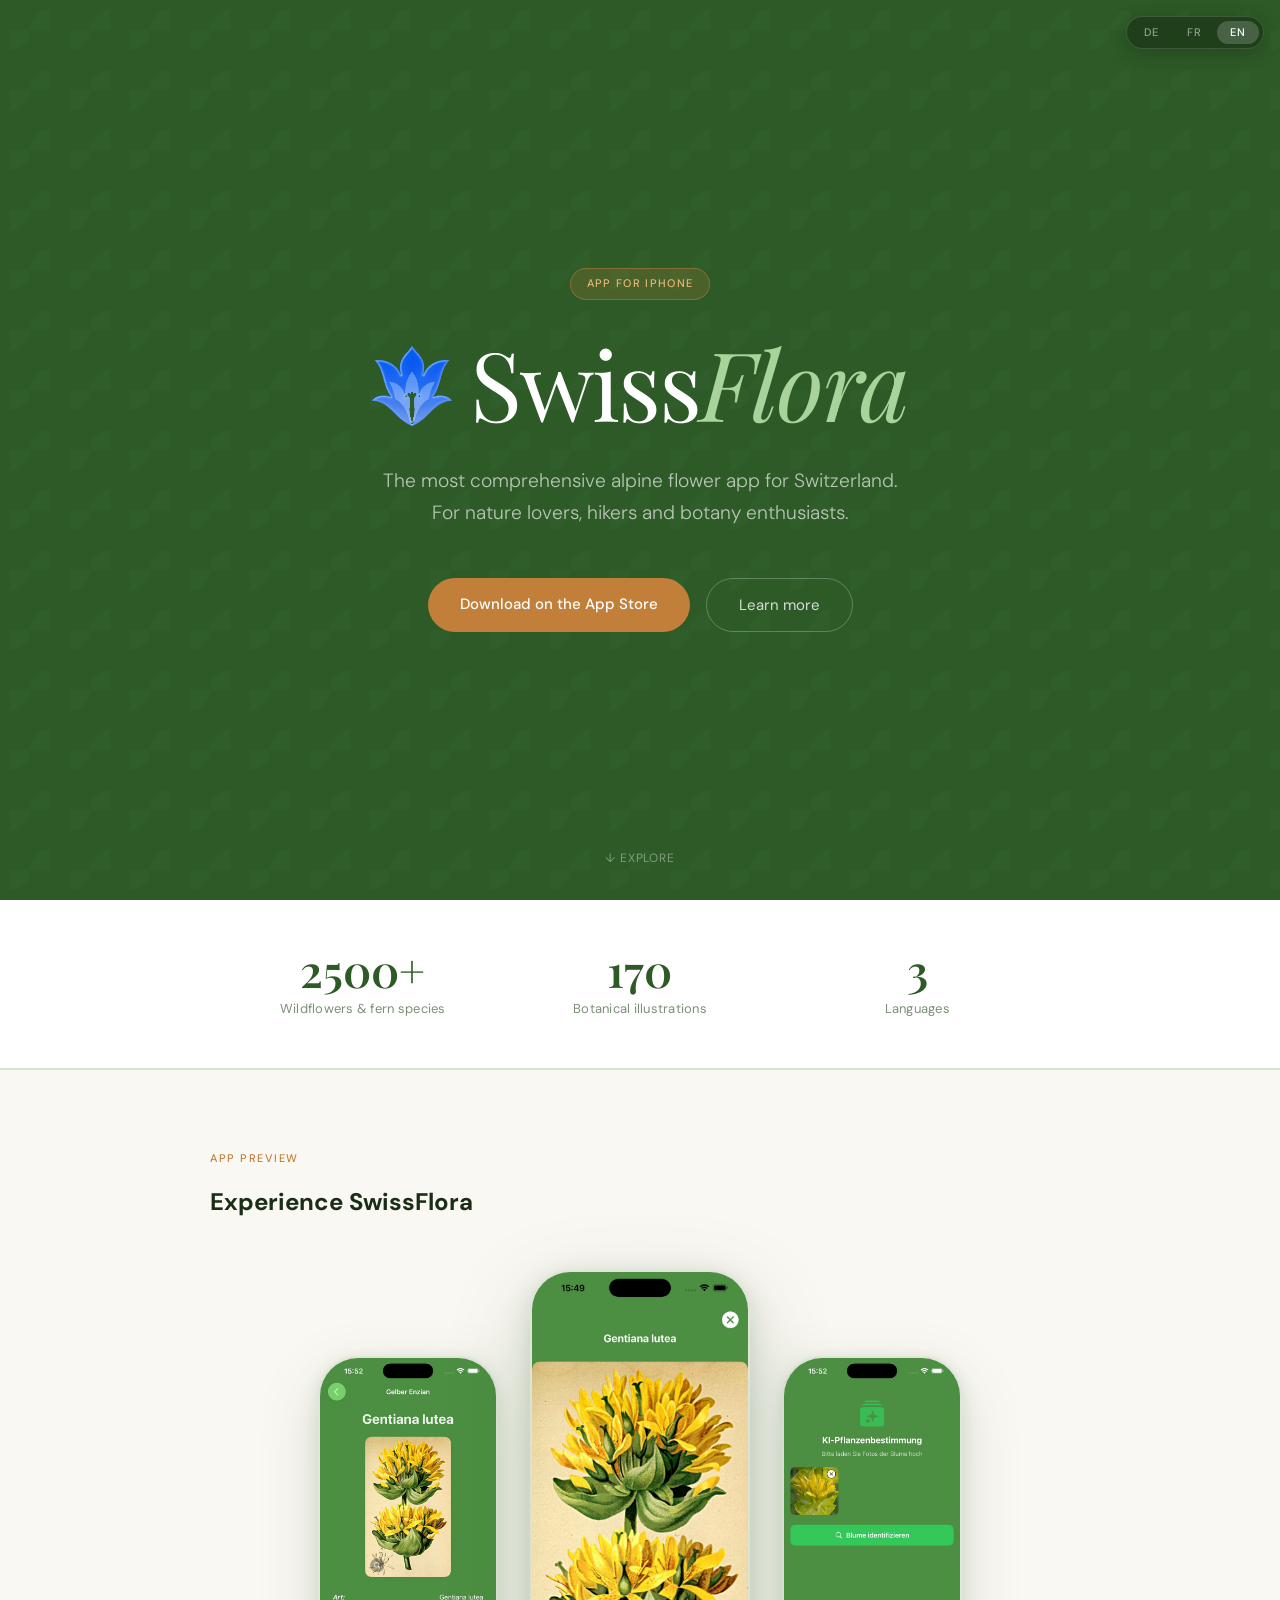
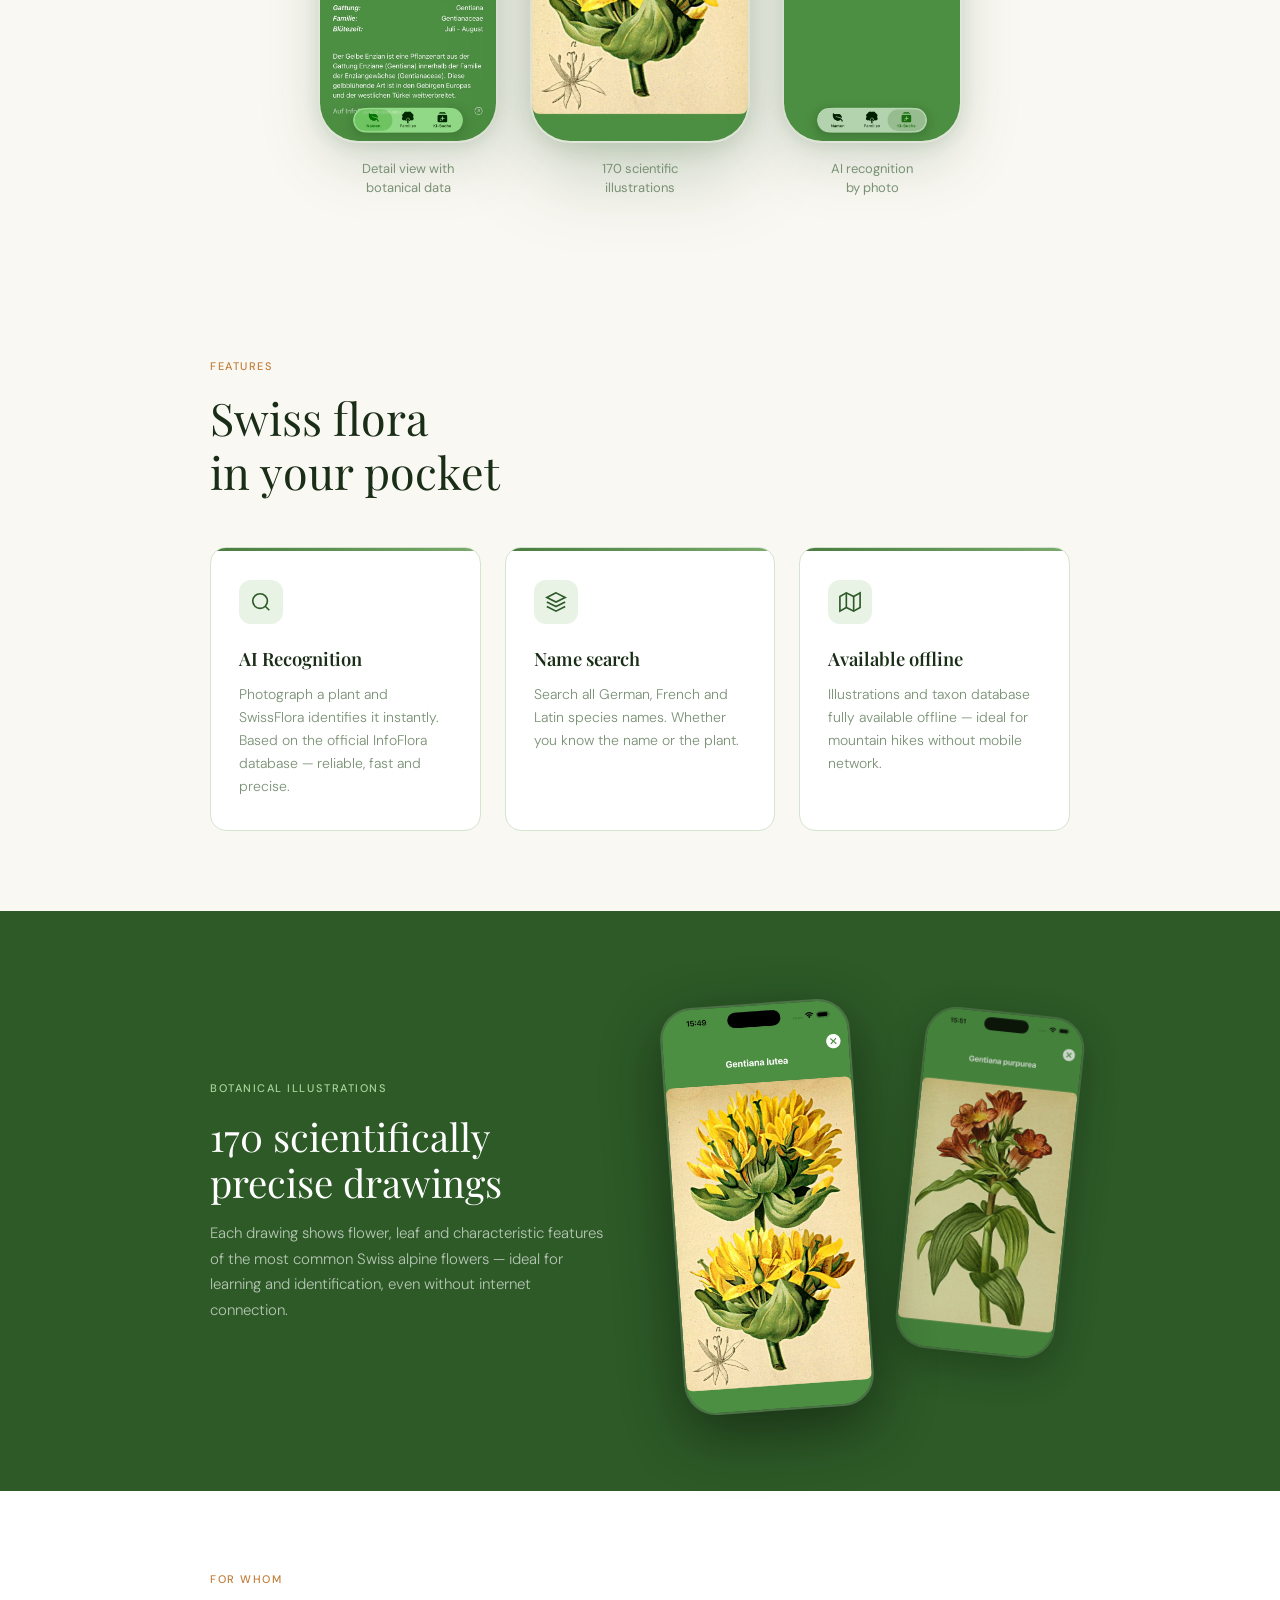
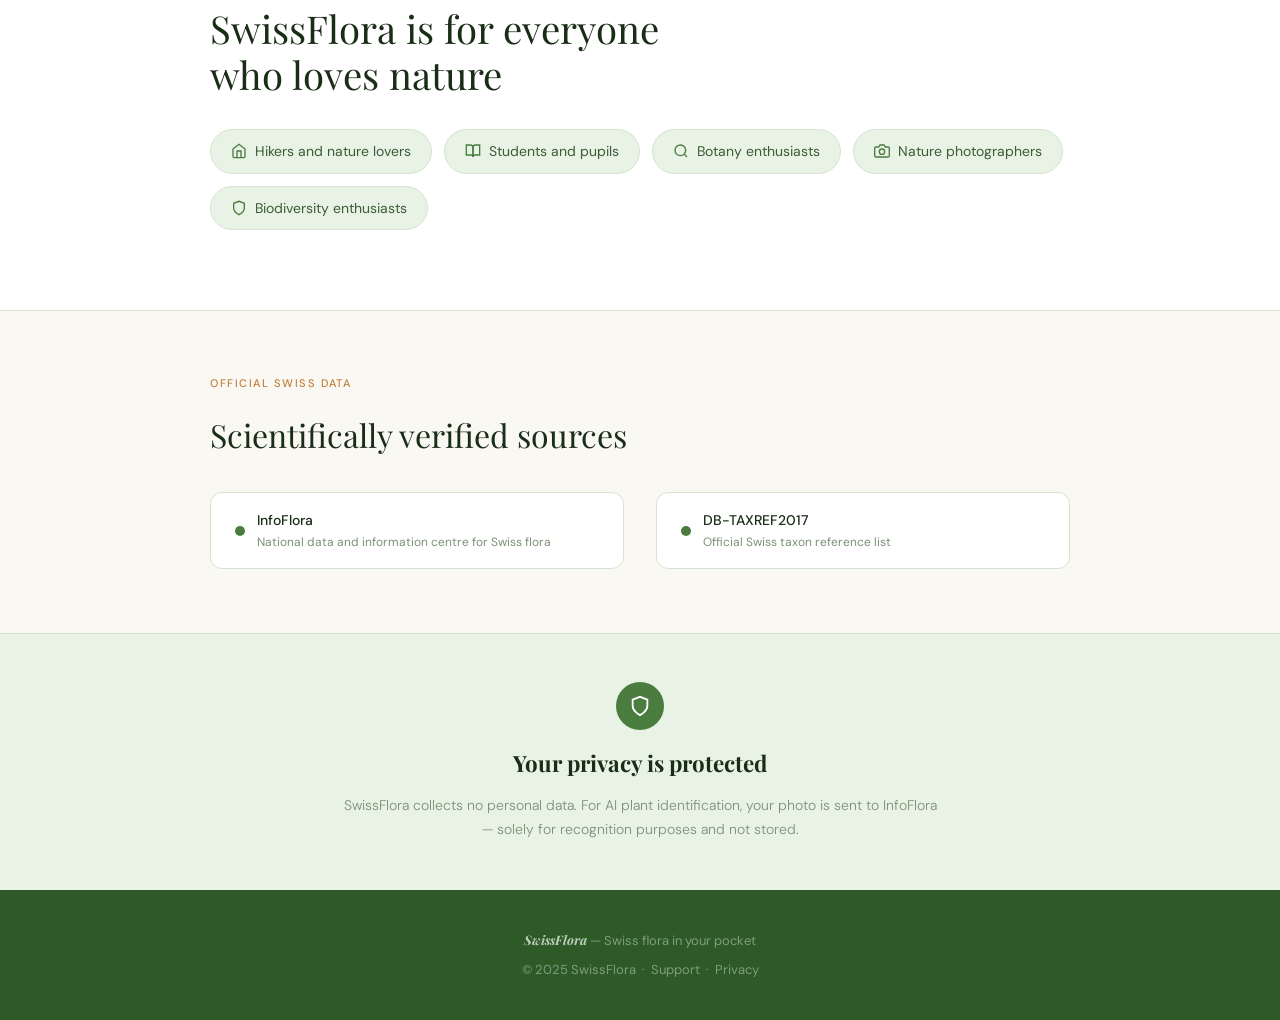
<file: index.html>
<!DOCTYPE html>
<html lang="de">
<head>
  <meta charset="UTF-8">
  <meta name="viewport" content="width=device-width, initial-scale=1.0">
  <title>SwissFlora — Die Schweizer Flora in deiner Tasche</title>
  <link rel="preconnect" href="https://fonts.googleapis.com">
  <link rel="preconnect" href="https://fonts.gstatic.com" crossorigin>
  <link href="https://fonts.googleapis.com/css2?family=Playfair+Display:ital,wght@0,400;0,600;1,400&family=DM+Sans:wght@300;400;500&display=swap" rel="stylesheet">
  <link rel="stylesheet" href="style.css">
</head>
<body>

  <!-- ── Language Switcher ── -->
  <div class="lang-switcher" role="navigation" aria-label="Language / Langue / Sprache">
    <button class="lang-btn" data-lang="de" onclick="setLanguage('de')">DE</button>
    <button class="lang-btn" data-lang="fr" onclick="setLanguage('fr')">FR</button>
    <button class="lang-btn" data-lang="en" onclick="setLanguage('en')">EN</button>
  </div>

  <!-- ── Hero ── -->
  <section class="hero">
    <div class="badge" data-i18n="badge">App für iPhone</div>
    <div class="hero-title">
      <img src="logo.png" alt="SwissFlora Logo" class="site-logo">
      <h1>Swiss<em>Flora</em></h1>
    </div>
    <p class="hero-sub" data-i18n="hero-sub">Die umfassendste Alpenblumen-App für die Schweiz. Für Naturliebhaber, Wanderer und Botanik-Begeisterte.</p>
    <div class="cta-group">
      <a href="https://apps.apple.com/app/id6775167690" class="cta-primary" data-i18n="cta-primary">Im App Store laden</a>
      <a href="#features" class="cta-secondary" data-i18n="cta-secondary">Mehr erfahren</a>
    </div>
    <div class="scroll-hint" data-i18n="scroll-hint">↓ Entdecken</div>
  </section>

  <!-- ── Stats ── -->
  <section class="stats">
    <div class="stats-inner">
      <div>
        <div class="stat-num">2500+</div>
        <div class="stat-label" data-i18n="stat-label-1">Wildblumen &amp; Farnarten</div>
      </div>
      <div>
        <div class="stat-num">170</div>
        <div class="stat-label" data-i18n="stat-label-2">Botanische Zeichnungen</div>
      </div>
      <div>
        <div class="stat-num">3</div>
        <div class="stat-label" data-i18n="stat-label-3">Sprachen</div>
      </div>
    </div>
  </section>

  <!-- ── Screenshots ── -->
  <section class="screenshots-section">
    <div class="section-inner">
      <div class="section-label" data-i18n="screenshots-label">App Vorschau</div>
      <h2 data-i18n="screenshots-h2">Erlebe SwissFlora</h2>
      <div class="screenshots-grid">
        <div class="screenshot-item">
          <div class="phone-frame">
            <img src="screen3.png" alt="Pflanzendetail: Gentiana lutea mit botanischen Infos">
          </div>
          <p class="screenshot-caption" data-i18n-html="caption-1">Detailansicht mit<br>botanischen Daten</p>
        </div>
        <div class="screenshot-item screenshot-featured">
          <div class="phone-frame">
            <img src="screen1.png" alt="Botanische Illustration: Gentiana lutea">
          </div>
          <p class="screenshot-caption" data-i18n-html="caption-2">170 wissenschaftliche<br>Illustrationen</p>
        </div>
        <div class="screenshot-item">
          <div class="phone-frame">
            <img src="screen4.png" alt="KI-Pflanzenbestimmung">
          </div>
          <p class="screenshot-caption" data-i18n-html="caption-3">KI-Erkennung per<br>Foto</p>
        </div>
      </div>
    </div>
  </section>

  <!-- ── Features ── -->
  <section class="section" id="features">
    <div class="section-inner">
      <div class="section-label" data-i18n="features-label">Funktionen</div>
      <h2 data-i18n-html="features-h2">Die Schweizer Flora<br>in deiner Tasche</h2>
      <div class="features-grid">

        <div class="feature-card">
          <div class="feature-icon">
            <svg viewBox="0 0 24 24" aria-hidden="true">
              <circle cx="11" cy="11" r="8"/>
              <path d="m21 21-4.35-4.35"/>
            </svg>
          </div>
          <h3 data-i18n="feature-1-title">KI-Erkennung</h3>
          <p data-i18n="feature-1-desc">Fotografiere eine Pflanze und SwissFlora erkennt sie sofort. Basierend auf der offiziellen InfoFlora-Datenbank — zuverlässig, schnell und präzise.</p>
        </div>

        <div class="feature-card">
          <div class="feature-icon">
            <svg viewBox="0 0 24 24" aria-hidden="true">
              <path d="M12 2L2 7l10 5 10-5-10-5zM2 17l10 5 10-5M2 12l10 5 10-5"/>
            </svg>
          </div>
          <h3 data-i18n="feature-2-title">Namenssuche</h3>
          <p data-i18n="feature-2-desc">Durchsuche alle deutschen, französischen und lateinischen Artnamen. Egal ob du den Namen oder die Pflanze kennst.</p>
        </div>

        <div class="feature-card">
          <div class="feature-icon">
            <svg viewBox="0 0 24 24" aria-hidden="true">
              <path d="M1 6v16l7-4 8 4 7-4V2l-7 4-8-4-7 4z"/>
              <path d="M8 2v16M16 6v16"/>
            </svg>
          </div>
          <h3 data-i18n="feature-3-title">Offline nutzbar</h3>
          <p data-i18n="feature-3-desc">Zeichnungen und Taxon-Datenbank vollständig offline verfügbar — ideal für Wanderungen im Gebirge ohne Mobilfunknetz.</p>
        </div>

      </div>
    </div>
  </section>

  <!-- ── Illustrations ── -->
  <section class="illus-section">
    <div class="illus-inner">
      <div class="illus-text">
        <div class="section-label" data-i18n="illus-label">Botanische Illustrationen</div>
        <h2 data-i18n="illus-h2">170 wissenschaftlich präzise Zeichnungen</h2>
        <p data-i18n="illus-p">Jede Zeichnung zeigt Blüte, Blatt und charakteristische Merkmale der häufigsten Schweizer Alpenblumen — ideal zum Lernen und Bestimmen, auch ohne Internetverbindung.</p>
      </div>
      <div class="illus-screens">
        <div class="illus-phone illus-phone-back">
          <img src="screen2.png" alt="Gentiana purpurea Illustration">
        </div>
        <div class="illus-phone illus-phone-front">
          <img src="screen1.png" alt="Gentiana lutea Illustration">
        </div>
      </div>
    </div>
  </section>

  <!-- ── Audience ── -->
  <section class="audience">
    <div class="audience-inner">
      <div class="section-label" data-i18n="audience-label">Für wen</div>
      <h2 data-i18n-html="audience-h2">SwissFlora ist für alle,<br>die die Natur lieben</h2>
      <div class="audience-grid">

        <div class="audience-pill">
          <svg viewBox="0 0 24 24" aria-hidden="true">
            <path d="M3 9l9-7 9 7v11a2 2 0 0 1-2 2H5a2 2 0 0 1-2-2z"/>
            <polyline points="9 22 9 12 15 12 15 22"/>
          </svg>
          <span data-i18n="pill-1">Wanderer und Naturliebhaber</span>
        </div>

        <div class="audience-pill">
          <svg viewBox="0 0 24 24" aria-hidden="true">
            <path d="M2 3h6a4 4 0 0 1 4 4v14a3 3 0 0 0-3-3H2z"/>
            <path d="M22 3h-6a4 4 0 0 0-4 4v14a3 3 0 0 1 3-3h7z"/>
          </svg>
          <span data-i18n="pill-2">Schülerinnen und Schüler</span>
        </div>

        <div class="audience-pill">
          <svg viewBox="0 0 24 24" aria-hidden="true">
            <circle cx="11" cy="11" r="8"/>
            <path d="m21 21-4.35-4.35"/>
          </svg>
          <span data-i18n="pill-3">Botanik-Begeisterte</span>
        </div>

        <div class="audience-pill">
          <svg viewBox="0 0 24 24" aria-hidden="true">
            <path d="M23 19a2 2 0 0 1-2 2H3a2 2 0 0 1-2-2V8a2 2 0 0 1 2-2h4l2-3h6l2 3h4a2 2 0 0 1 2 2z"/>
            <circle cx="12" cy="13" r="4"/>
          </svg>
          <span data-i18n="pill-4">Naturfotografen</span>
        </div>

        <div class="audience-pill">
          <svg viewBox="0 0 24 24" aria-hidden="true">
            <path d="M12 22s8-4 8-10V5l-8-3-8 3v7c0 6 8 10 8 10z"/>
          </svg>
          <span data-i18n="pill-5">Biodiversitäts-Enthusiasten</span>
        </div>

      </div>
    </div>
  </section>

  <!-- ── Sources ── -->
  <section class="sources">
    <div class="sources-inner">
      <div class="section-label" data-i18n="sources-label">Offizielle Schweizer Daten</div>
      <h2 data-i18n="sources-h2">Wissenschaftlich verifizierte Quellen</h2>
      <div class="sources-grid">

        <div class="source-item">
          <div class="source-dot"></div>
          <div>
            <div class="source-name">InfoFlora</div>
            <div class="source-desc" data-i18n="source-1-desc">Nationales Daten- und Informationszentrum der Schweizer Flora</div>
          </div>
        </div>

        <div class="source-item">
          <div class="source-dot"></div>
          <div>
            <div class="source-name">DB-TAXREF2017</div>
            <div class="source-desc" data-i18n="source-2-desc">Offizielle Taxon-Referenzliste der Schweiz</div>
          </div>
        </div>

      </div>
    </div>
  </section>

  <!-- ── Privacy ── -->
  <section class="privacy-banner">
    <div class="privacy-inner">
      <div class="privacy-icon">
        <svg viewBox="0 0 24 24" aria-hidden="true">
          <path d="M12 22s8-4 8-10V5l-8-3-8 3v7c0 6 8 10 8 10z"/>
        </svg>
      </div>
      <h3 data-i18n="privacy-h3">Deine Privatsphäre ist geschützt</h3>
      <p data-i18n="privacy-p">SwissFlora sammelt keine persönlichen Daten. Für die KI-Pflanzenbestimmung wird dein Foto an InfoFlora übermittelt — ausschliesslich zur Erkennung, nicht gespeichert.</p>
    </div>
  </section>

  <!-- ── Footer ── -->
  <footer>
    <p><strong>SwissFlora</strong> — <span data-i18n="footer-tagline">Die Schweizer Flora in deiner Tasche</span></p>
    <p>© 2025 SwissFlora &nbsp;·&nbsp; <a href="support.html" data-i18n="footer-support">Support</a> &nbsp;·&nbsp; <a href="privacy.html" data-i18n="footer-privacy">Datenschutz</a></p>
  </footer>

  <!-- ── i18n ── -->
  <script>
    const translations = {
      de: {
        'badge':          'App für iPhone',
        'hero-sub':       'Die umfassendste Alpenblumen-App für die Schweiz. Für Naturliebhaber, Wanderer und Botanik-Begeisterte.',
        'cta-primary':    'Im App Store laden',
        'cta-secondary':  'Mehr erfahren',
        'scroll-hint':    '↓ Entdecken',

        'stat-label-1':   'Wildblumen & Farnarten',
        'stat-label-2':   'Botanische Zeichnungen',
        'stat-label-3':   'Sprachen',

        'screenshots-label': 'App Vorschau',
        'screenshots-h2':    'Erlebe SwissFlora',
        'caption-1':         'Detailansicht mit<br>botanischen Daten',
        'caption-2':         '170 wissenschaftliche<br>Illustrationen',
        'caption-3':         'KI-Erkennung per<br>Foto',

        'features-label':   'Funktionen',
        'features-h2':      'Die Schweizer Flora<br>in deiner Tasche',
        'feature-1-title':  'KI-Erkennung',
        'feature-1-desc':   'Fotografiere eine Pflanze und SwissFlora erkennt sie sofort. Basierend auf der offiziellen InfoFlora-Datenbank — zuverlässig, schnell und präzise.',
        'feature-2-title':  'Namenssuche',
        'feature-2-desc':   'Durchsuche alle deutschen, französischen und lateinischen Artnamen. Egal ob du den Namen oder die Pflanze kennst.',
        'feature-3-title':  'Offline nutzbar',
        'feature-3-desc':   'Zeichnungen und Taxon-Datenbank vollständig offline verfügbar — ideal für Wanderungen im Gebirge ohne Mobilfunknetz.',

        'illus-label': 'Botanische Illustrationen',
        'illus-h2':    '170 wissenschaftlich präzise Zeichnungen',
        'illus-p':     'Jede Zeichnung zeigt Blüte, Blatt und charakteristische Merkmale der häufigsten Schweizer Alpenblumen — ideal zum Lernen und Bestimmen, auch ohne Internetverbindung.',

        'audience-label': 'Für wen',
        'audience-h2':    'SwissFlora ist für alle,<br>die die Natur lieben',
        'pill-1': 'Wanderer und Naturliebhaber',
        'pill-2': 'Schülerinnen und Schüler',
        'pill-3': 'Botanik-Begeisterte',
        'pill-4': 'Naturfotografen',
        'pill-5': 'Biodiversitäts-Enthusiasten',

        'sources-label':  'Offizielle Schweizer Daten',
        'sources-h2':     'Wissenschaftlich verifizierte Quellen',
        'source-1-desc':  'Nationales Daten- und Informationszentrum der Schweizer Flora',
        'source-2-desc':  'Offizielle Taxon-Referenzliste der Schweiz',

        'privacy-h3': 'Deine Privatsphäre ist geschützt',
        'privacy-p':  'SwissFlora sammelt keine persönlichen Daten. Für die KI-Pflanzenbestimmung wird dein Foto an InfoFlora übermittelt — ausschliesslich zur Erkennung, nicht gespeichert.',

        'footer-tagline': 'Die Schweizer Flora in deiner Tasche',
        'footer-support': 'Support',
        'footer-privacy': 'Datenschutz',
      },

      fr: {
        'badge':          'App pour iPhone',
        'hero-sub':       "L'application de flore alpine la plus complète pour la Suisse. Pour les amoureux de la nature, les randonneurs et les passionnés de botanique.",
        'cta-primary':    "Télécharger sur l'App Store",
        'cta-secondary':  'En savoir plus',
        'scroll-hint':    '↓ Découvrir',

        'stat-label-1':   'Fleurs sauvages & fougères',
        'stat-label-2':   'Illustrations botaniques',
        'stat-label-3':   'Langues',

        'screenshots-label': "Aperçu de l'app",
        'screenshots-h2':    'Découvrez SwissFlora',
        'caption-1':         'Vue détaillée avec<br>données botaniques',
        'caption-2':         '170 illustrations<br>scientifiques',
        'caption-3':         'Reconnaissance IA<br>par photo',

        'features-label':   'Fonctionnalités',
        'features-h2':      'La flore suisse<br>dans votre poche',
        'feature-1-title':  'Reconnaissance IA',
        'feature-1-desc':   "Photographiez une plante et SwissFlora l'identifie instantanément. Basé sur la base de données officielle InfoFlora — fiable, rapide et précis.",
        'feature-2-title':  'Recherche par nom',
        'feature-2-desc':   "Recherchez parmi tous les noms d'espèces en allemand, français et latin. Que vous connaissiez le nom ou la plante.",
        'feature-3-title':  'Utilisable hors ligne',
        'feature-3-desc':   'Illustrations et base de données taxonomique entièrement disponibles hors ligne — idéal pour les randonnées en montagne sans réseau mobile.',

        'illus-label': 'Illustrations botaniques',
        'illus-h2':    '170 dessins scientifiquement précis',
        'illus-p':     "Chaque dessin montre la fleur, la feuille et les caractéristiques distinctives des fleurs alpines suisses les plus communes — idéal pour apprendre et identifier, même sans connexion internet.",

        'audience-label': 'Pour qui',
        'audience-h2':    'SwissFlora est pour tous<br>ceux qui aiment la nature',
        'pill-1': 'Randonneurs et amoureux de la nature',
        'pill-2': 'Élèves et étudiants',
        'pill-3': 'Passionnés de botanique',
        'pill-4': 'Photographes de nature',
        'pill-5': 'Enthousiastes de la biodiversité',

        'sources-label':  'Données suisses officielles',
        'sources-h2':     'Sources scientifiquement vérifiées',
        'source-1-desc':  "Centre national de données et d'information sur la flore suisse",
        'source-2-desc':  'Liste de référence taxonomique officielle de la Suisse',

        'privacy-h3': 'Votre vie privée est protégée',
        'privacy-p':  "SwissFlora ne collecte aucune donnée personnelle. Pour la reconnaissance IA des plantes, votre photo est transmise à InfoFlora — uniquement à des fins d'identification, sans être stockée.",

        'footer-tagline': 'La flore suisse dans votre poche',
        'footer-support': 'Support',
        'footer-privacy': 'Confidentialité',
      },

      en: {
        'badge':          'App for iPhone',
        'hero-sub':       'The most comprehensive alpine flower app for Switzerland. For nature lovers, hikers and botany enthusiasts.',
        'cta-primary':    'Download on the App Store',
        'cta-secondary':  'Learn more',
        'scroll-hint':    '↓ Explore',

        'stat-label-1':   'Wildflowers & fern species',
        'stat-label-2':   'Botanical illustrations',
        'stat-label-3':   'Languages',

        'screenshots-label': 'App Preview',
        'screenshots-h2':    'Experience SwissFlora',
        'caption-1':         'Detail view with<br>botanical data',
        'caption-2':         '170 scientific<br>illustrations',
        'caption-3':         'AI recognition<br>by photo',

        'features-label':   'Features',
        'features-h2':      'Swiss flora<br>in your pocket',
        'feature-1-title':  'AI Recognition',
        'feature-1-desc':   'Photograph a plant and SwissFlora identifies it instantly. Based on the official InfoFlora database — reliable, fast and precise.',
        'feature-2-title':  'Name search',
        'feature-2-desc':   'Search all German, French and Latin species names. Whether you know the name or the plant.',
        'feature-3-title':  'Available offline',
        'feature-3-desc':   'Illustrations and taxon database fully available offline — ideal for mountain hikes without mobile network.',

        'illus-label': 'Botanical illustrations',
        'illus-h2':    '170 scientifically precise drawings',
        'illus-p':     'Each drawing shows flower, leaf and characteristic features of the most common Swiss alpine flowers — ideal for learning and identification, even without internet connection.',

        'audience-label': 'For whom',
        'audience-h2':    'SwissFlora is for everyone<br>who loves nature',
        'pill-1': 'Hikers and nature lovers',
        'pill-2': 'Students and pupils',
        'pill-3': 'Botany enthusiasts',
        'pill-4': 'Nature photographers',
        'pill-5': 'Biodiversity enthusiasts',

        'sources-label':  'Official Swiss data',
        'sources-h2':     'Scientifically verified sources',
        'source-1-desc':  'National data and information centre for Swiss flora',
        'source-2-desc':  'Official Swiss taxon reference list',

        'privacy-h3': 'Your privacy is protected',
        'privacy-p':  'SwissFlora collects no personal data. For AI plant identification, your photo is sent to InfoFlora — solely for recognition purposes and not stored.',

        'footer-tagline': 'Swiss flora in your pocket',
        'footer-support': 'Support',
        'footer-privacy': 'Privacy',
      }
    };

    const pageTitles = {
      de: 'SwissFlora — Die Schweizer Flora in deiner Tasche',
      fr: 'SwissFlora — La flore suisse dans votre poche',
      en: 'SwissFlora — Swiss flora in your pocket',
    };

    function setLanguage(lang) {
      const t = translations[lang];
      if (!t) return;

      // Plain text nodes
      document.querySelectorAll('[data-i18n]').forEach(el => {
        const key = el.getAttribute('data-i18n');
        if (t[key] !== undefined) el.textContent = t[key];
      });

      // HTML content (elements containing <br> etc.)
      document.querySelectorAll('[data-i18n-html]').forEach(el => {
        const key = el.getAttribute('data-i18n-html');
        if (t[key] !== undefined) el.innerHTML = t[key];
      });

      // Page title & lang attribute
      document.title = pageTitles[lang] || pageTitles.de;
      document.documentElement.lang = lang;

      // Switcher button state
      document.querySelectorAll('.lang-btn').forEach(btn => {
        btn.classList.toggle('active', btn.dataset.lang === lang);
        btn.setAttribute('aria-pressed', btn.dataset.lang === lang ? 'true' : 'false');
      });

      // Persist preference
      try { localStorage.setItem('sf-lang', lang); } catch (_) {}
    }

    // Detect language on load: saved → browser → default DE
    (function () {
      let saved;
      try { saved = localStorage.getItem('sf-lang'); } catch (_) {}
      const browserLang = (navigator.language || 'de').slice(0, 2).toLowerCase();
      const valid = ['de', 'fr', 'en'];
      const lang = valid.includes(saved) ? saved
                 : valid.includes(browserLang) ? browserLang
                 : 'de';
      setLanguage(lang);
    })();
  </script>

</body>
</html>
</file>
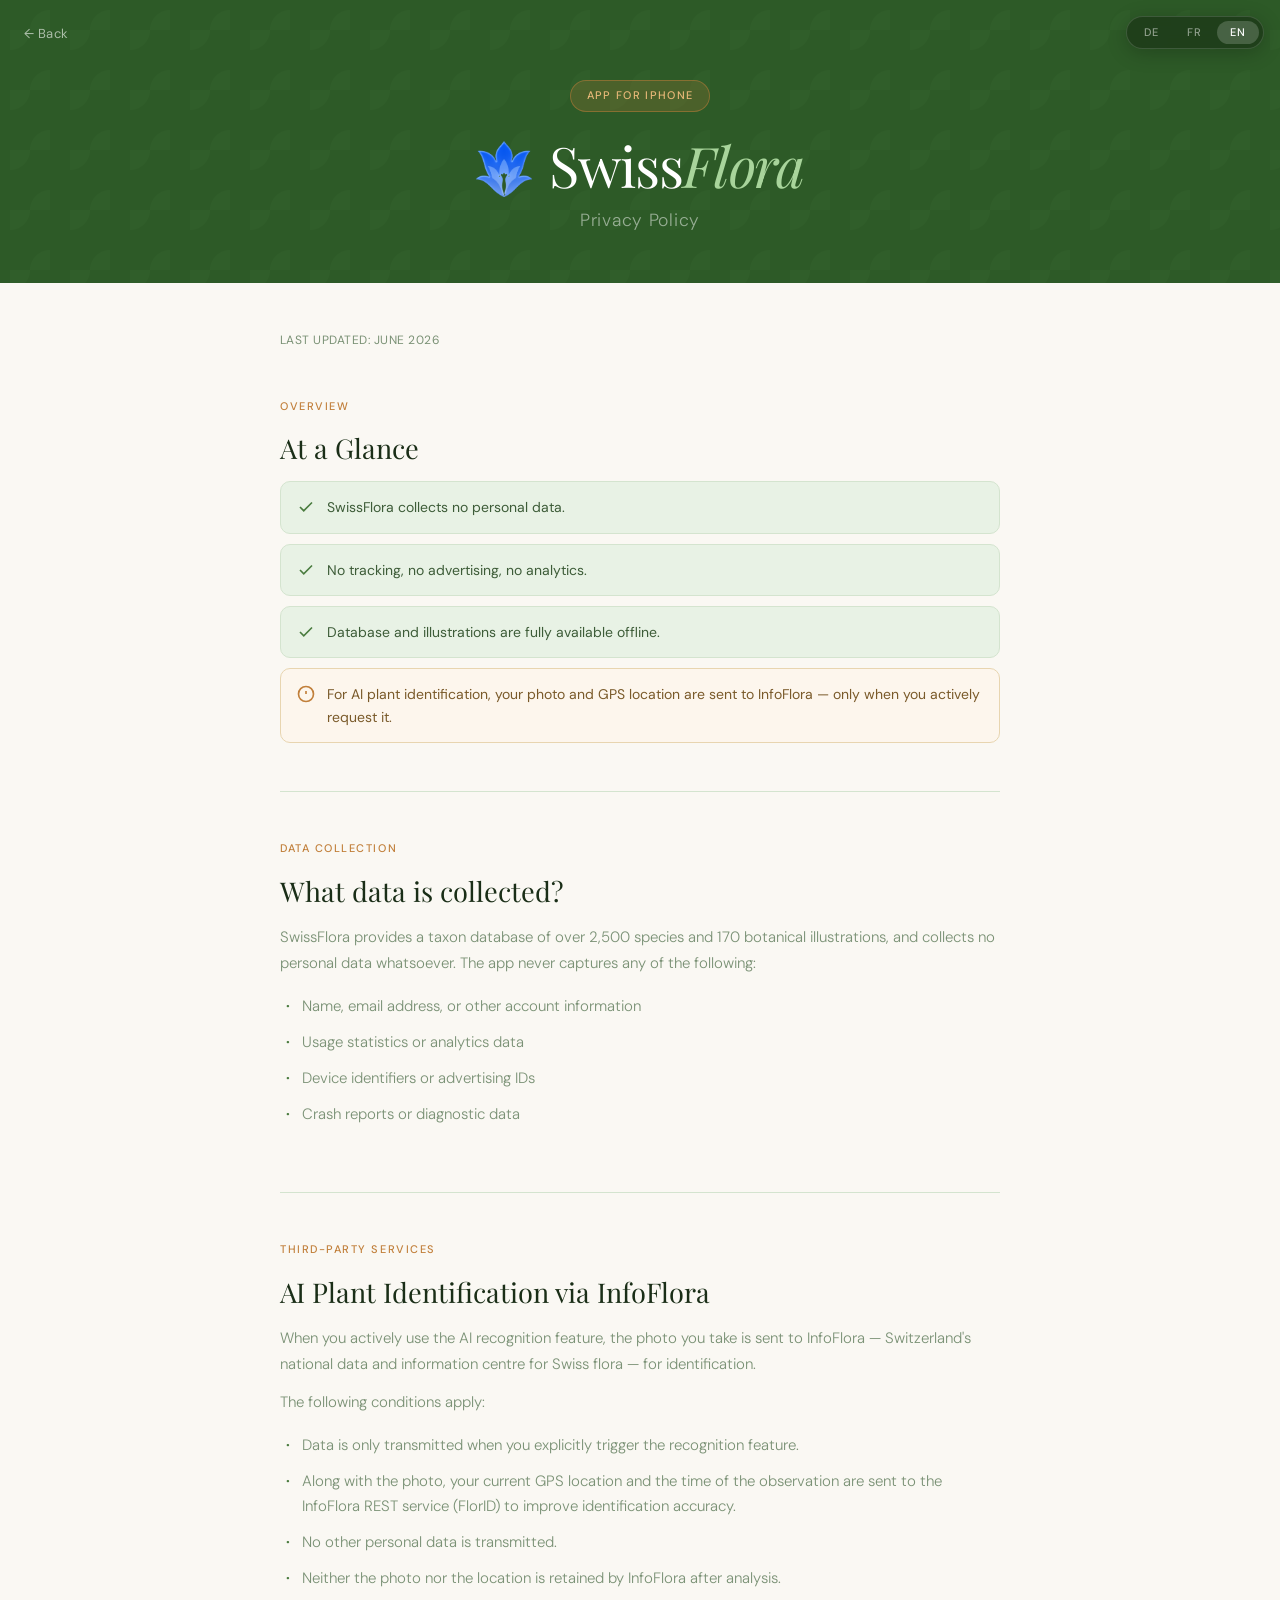
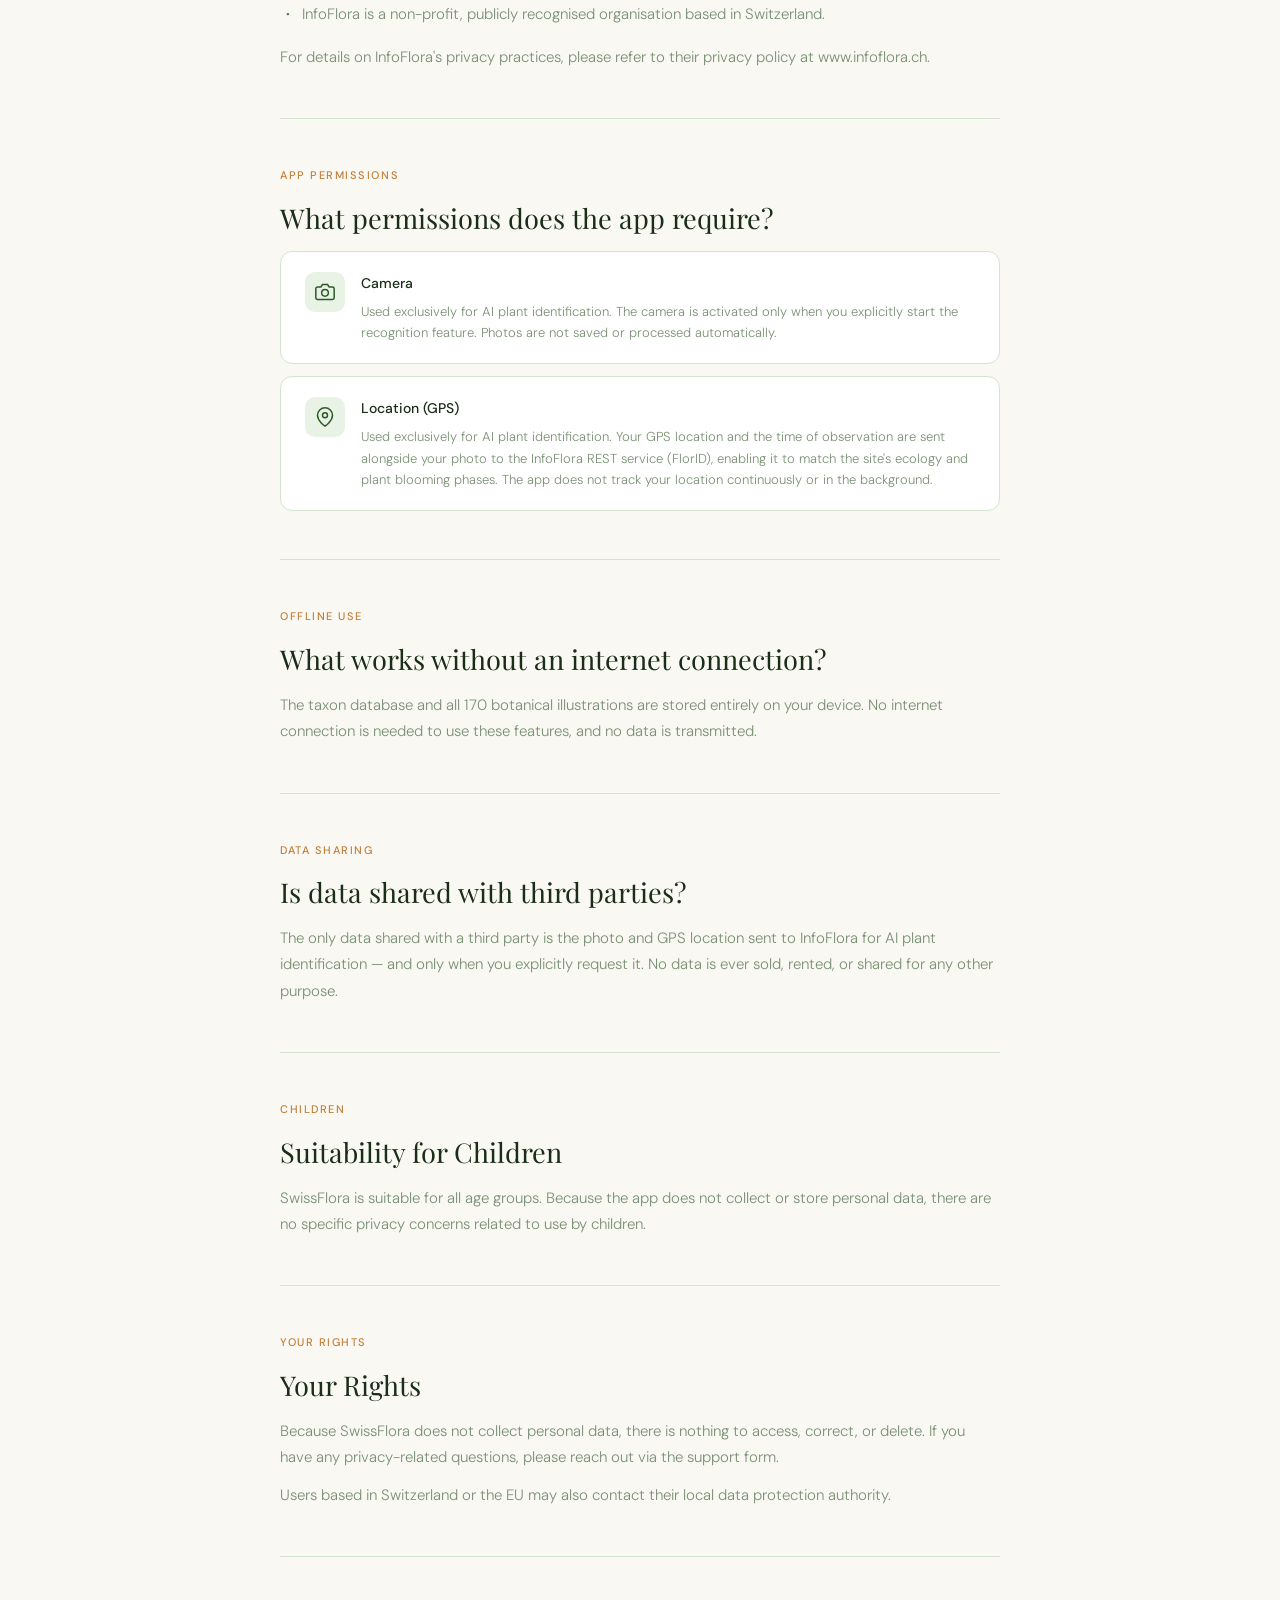
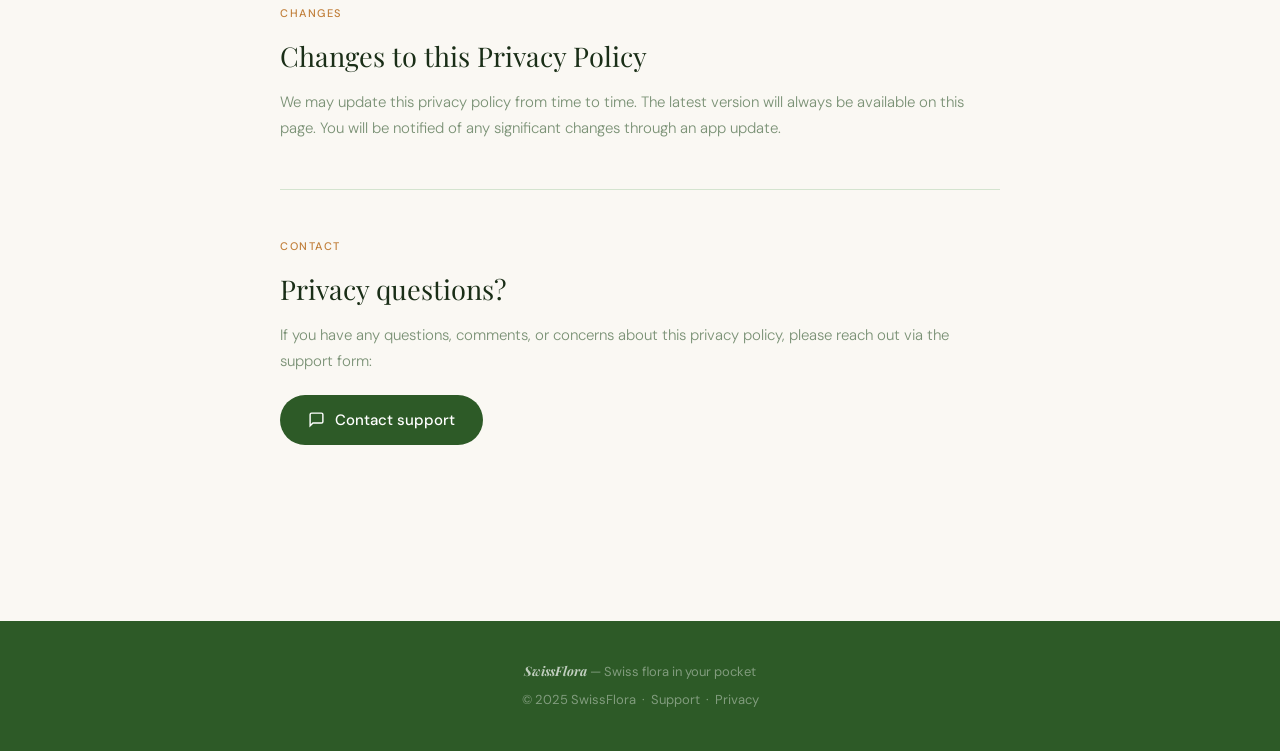
<file: privacy.html>
<!DOCTYPE html>
<html lang="de">
<head>
  <meta charset="UTF-8">
  <meta name="viewport" content="width=device-width, initial-scale=1.0">
  <title>SwissFlora — Datenschutzerklärung</title>
  <link rel="preconnect" href="https://fonts.googleapis.com">
  <link rel="preconnect" href="https://fonts.gstatic.com" crossorigin>
  <link href="https://fonts.googleapis.com/css2?family=Playfair+Display:ital,wght@0,400;0,600;1,400&family=DM+Sans:wght@300;400;500&display=swap" rel="stylesheet">
  <link rel="stylesheet" href="style.css">
</head>
<body>

  <!-- ── Language Switcher ── -->
  <div class="lang-switcher" role="navigation" aria-label="Language / Langue / Sprache">
    <button class="lang-btn" data-lang="de" onclick="setLanguage('de')">DE</button>
    <button class="lang-btn" data-lang="fr" onclick="setLanguage('fr')">FR</button>
    <button class="lang-btn" data-lang="en" onclick="setLanguage('en')">EN</button>
  </div>

  <!-- ── Page Header ── -->
  <header class="policy-header">
    <a href="index.html" class="policy-back" data-i18n="back">← Zurück</a>
    <div class="policy-header-inner">
      <div class="badge" data-i18n="badge">App für iPhone</div>
      <div class="hero-title">
        <img src="logo.png" alt="SwissFlora Logo" class="site-logo site-logo--sm">
        <h1>Swiss<em>Flora</em></h1>
      </div>
      <p class="policy-subtitle" data-i18n="subtitle">Datenschutzerklärung</p>
    </div>
  </header>

  <!-- ── Content ── -->
  <main class="policy-main">
    <div class="policy-content">

      <p class="policy-intro" data-i18n="intro">
        Letzte Aktualisierung: Juni 2026
      </p>

      <!-- 2 Überblick -->
      <section class="policy-section">
        <div class="section-label" data-i18n="s2-label">Überblick</div>
        <h2 data-i18n="s2-h2">Kurz zusammengefasst</h2>
        <div class="policy-summary">
          <div class="summary-item summary-green">
            <svg viewBox="0 0 24 24" aria-hidden="true"><polyline points="20 6 9 17 4 12"/></svg>
            <span data-i18n="sum-1">SwissFlora erhebt keine persönlichen Daten.</span>
          </div>
          <div class="summary-item summary-green">
            <svg viewBox="0 0 24 24" aria-hidden="true"><polyline points="20 6 9 17 4 12"/></svg>
            <span data-i18n="sum-2">Kein Tracking, keine Werbung, keine Analysen.</span>
          </div>
          <div class="summary-item summary-green">
            <svg viewBox="0 0 24 24" aria-hidden="true"><polyline points="20 6 9 17 4 12"/></svg>
            <span data-i18n="sum-3">Datenbank und Illustrationen sind vollständig offline verfügbar.</span>
          </div>
          <div class="summary-item summary-amber">
            <svg viewBox="0 0 24 24" aria-hidden="true"><circle cx="12" cy="12" r="10"/><line x1="12" y1="8" x2="12" y2="12"/><line x1="12" y1="16" x2="12.01" y2="16"/></svg>
            <span data-i18n="sum-4">Für die KI-Pflanzenbestimmung werden dein Foto und dein GPS-Standort an InfoFlora übermittelt — nur auf deine aktive Anfrage hin.</span>
          </div>
        </div>
      </section>

      <!-- 3 Erhobene Daten -->
      <section class="policy-section">
        <div class="section-label" data-i18n="s3-label">Datenerhebung</div>
        <h2 data-i18n="s3-h2">Welche Daten werden erhoben?</h2>
        <p data-i18n="s3-p1">SwissFlora erhebt, speichert und verarbeitet keine persönlichen Daten. Die App verzichtet vollständig auf die Erfassung von:</p>
        <ul data-i18n-list="s3-list">
          <li data-i18n="s3-li1">Name, E-Mail-Adresse oder sonstige Kontodaten</li>
          <li data-i18n="s3-li3">Nutzungsstatistiken oder Analysedaten</li>
          <li data-i18n="s3-li4">Gerätekennungen oder Werbe-IDs</li>
          <li data-i18n="s3-li5">Abstürze oder Diagnosedaten</li>
        </ul>
      </section>

      <!-- 4 KI-Erkennung -->
      <section class="policy-section">
        <div class="section-label" data-i18n="s4-label">Drittanbieter</div>
        <h2 data-i18n="s4-h2">KI-Pflanzenbestimmung via InfoFlora</h2>
        <p data-i18n="s4-p1">Wenn du die KI-Erkennungsfunktion aktiv verwendest, wird das von dir aufgenommene Foto zur Bestimmung an <strong>InfoFlora</strong> — das nationale Daten- und Informationszentrum der Schweizer Flora — übermittelt.</p>
        <p data-i18n="s4-p2">Dabei gilt:</p>
        <ul>
          <li data-i18n="s4-li1">Die Übermittlung erfolgt ausschliesslich auf deine aktive Anfrage hin.</li>
          <li data-i18n="s4-li2">Zusammen mit dem Foto werden dein aktueller GPS-Standort sowie der Zeitpunkt der Aufnahme an den InfoFlora-REST-Dienst (FlorID) übermittelt, um die Erkennungswahrscheinlichkeit zu verbessern.</li>
          <li data-i18n="s4-li5">Es werden keine weiteren personenbezogenen Daten übermittelt.</li>
          <li data-i18n="s4-li3">Das Foto und der Standort werden nach der Analyse nicht von InfoFlora gespeichert.</li>
          <li data-i18n="s4-li4">InfoFlora ist eine gemeinnützige, staatlich anerkannte Organisation mit Sitz in der Schweiz.</li>
        </ul>
        <p data-i18n="s4-p3">Für die Datenschutzpraktiken von InfoFlora verweisen wir auf deren Datenschutzrichtlinien unter <a href="https://www.infoflora.ch" target="_blank" rel="noopener">www.infoflora.ch</a>.</p>
      </section>

      <!-- 5 Berechtigungen -->
      <section class="policy-section">
        <div class="section-label" data-i18n="s5-label">App-Berechtigungen</div>
        <h2 data-i18n="s5-h2">Welche Berechtigungen benötigt die App?</h2>
        <div class="permission-card">
          <div class="permission-icon">
            <svg viewBox="0 0 24 24" aria-hidden="true">
              <path d="M23 19a2 2 0 0 1-2 2H3a2 2 0 0 1-2-2V8a2 2 0 0 1 2-2h4l2-3h6l2 3h4a2 2 0 0 1 2 2z"/>
              <circle cx="12" cy="13" r="4"/>
            </svg>
          </div>
          <div>
            <strong data-i18n="perm-camera-title">Kamera</strong>
            <p data-i18n="perm-camera-desc">Wird ausschliesslich für die KI-Pflanzenbestimmung verwendet. Die Kamera wird nur aktiviert, wenn du die Erkennungsfunktion aktiv startest. Fotos werden nicht automatisch gespeichert oder verarbeitet.</p>
          </div>
        </div>
        <div class="permission-card" style="margin-top:0.75rem">
          <div class="permission-icon">
            <svg viewBox="0 0 24 24" aria-hidden="true">
              <path d="M21 10c0 7-9 13-9 13s-9-6-9-13a9 9 0 0 1 18 0z"/>
              <circle cx="12" cy="10" r="3"/>
            </svg>
          </div>
          <div>
            <strong data-i18n="perm-location-title">Standort (GPS)</strong>
            <p data-i18n="perm-location-desc">Wird ausschliesslich für die KI-Pflanzenbestimmung verwendet. Der GPS-Standort wird zusammen mit dem Foto an den InfoFlora-REST-Dienst übermittelt, um die Erkennungswahrscheinlichkeit zu verbessern. Eine dauerhafte Standortüberwachung findet nicht statt.</p>
          </div>
        </div>
      </section>

      <!-- 6 Offline -->
      <section class="policy-section">
        <div class="section-label" data-i18n="s6-label">Offline-Nutzung</div>
        <h2 data-i18n="s6-h2">Was funktioniert ohne Internetverbindung?</h2>
        <p data-i18n="s6-p">Die Taxon-Datenbank mit über 2 500 Arten sowie alle 170 botanischen Illustrationen sind vollständig lokal auf deinem Gerät gespeichert. Für die Nutzung dieser Funktionen ist keine Internetverbindung erforderlich, und es werden dabei keine Daten übertragen.</p>
      </section>

      <!-- 7 Datenweitergabe -->
      <section class="policy-section">
        <div class="section-label" data-i18n="s7-label">Datenweitergabe</div>
        <h2 data-i18n="s7-h2">Werden Daten an Dritte weitergegeben?</h2>
        <p data-i18n="s7-p">Mit Ausnahme der Übermittlung von Foto und GPS-Standort an InfoFlora für die KI-Pflanzenbestimmung (ausschliesslich auf deine aktive Anfrage) werden keinerlei Daten an Dritte weitergegeben, verkauft oder vermietet.</p>
      </section>

      <!-- 8 Kinder -->
      <section class="policy-section">
        <div class="section-label" data-i18n="s8-label">Kinder</div>
        <h2 data-i18n="s8-h2">Eignung für Kinder</h2>
        <p data-i18n="s8-p">SwissFlora richtet sich an alle Altersgruppen. Da die App keinerlei persönliche Daten erhebt oder speichert, bestehen keine besonderen Datenschutzbedenken hinsichtlich der Nutzung durch Kinder.</p>
      </section>

      <!-- 9 Rechte -->
      <section class="policy-section">
        <div class="section-label" data-i18n="s9-label">Deine Rechte</div>
        <h2 data-i18n="s9-h2">Welche Rechte hast du?</h2>
        <p data-i18n="s9-p1">Da SwissFlora keine persönlichen Daten erhebt, gibt es keine Daten, auf die du zugreifen, die du korrigieren oder löschen lassen könntest. Für Fragen zum Datenschutz stehen wir dir unter <a href="mailto:thomas@kausch.li">thomas@kausch.li</a> zur Verfügung.</p>
        <p data-i18n="s9-p2">Nutzerinnen und Nutzer mit Wohnsitz in der Schweiz oder der EU können sich zudem an die zuständige Datenschutzbehörde wenden.</p>
      </section>

      <!-- 10 Änderungen -->
      <section class="policy-section">
        <div class="section-label" data-i18n="s10-label">Änderungen</div>
        <h2 data-i18n="s10-h2">Änderungen dieser Datenschutzerklärung</h2>
        <p data-i18n="s10-p">Wir behalten uns das Recht vor, diese Datenschutzerklärung bei Bedarf zu aktualisieren. Die jeweils aktuelle Version ist auf dieser Seite verfügbar. Bei wesentlichen Änderungen werden Nutzerinnen und Nutzer über ein App-Update informiert.</p>
      </section>

      <!-- 11 Kontakt -->
      <section class="policy-section">
        <div class="section-label" data-i18n="s11-label">Kontakt</div>
        <h2 data-i18n="s11-h2">Fragen zum Datenschutz?</h2>
        <p data-i18n="s11-p">Bei Fragen, Anmerkungen oder Anliegen zum Datenschutz erreichst du uns über das Support-Formular:</p>
        <a href="support.html" class="support-link-btn">
          <svg viewBox="0 0 24 24" aria-hidden="true"><path d="M21 15a2 2 0 0 1-2 2H7l-4 4V5a2 2 0 0 1 2-2h14a2 2 0 0 1 2 2z"/></svg>
          <span data-i18n="s11-btn">Support kontaktieren</span>
        </a>
      </section>

    </div>
  </main>

  <!-- ── Footer ── -->
  <footer>
    <p><strong>SwissFlora</strong> — <span data-i18n="footer-tagline">Die Schweizer Flora in deiner Tasche</span></p>
    <p>© 2025 SwissFlora &nbsp;·&nbsp; <a href="support.html" data-i18n="footer-support">Support</a> &nbsp;·&nbsp; <a href="privacy.html" data-i18n="footer-privacy">Datenschutz</a></p>
  </footer>

  <!-- ── i18n ── -->
  <script>
    const translations = {
      de: {
        'badge':    'App für iPhone',
        'back':     '← Zurück',
        'subtitle': 'Datenschutzerklärung',
        'intro':    'Letzte Aktualisierung: Juni 2026',

        'sum-1': 'SwissFlora erhebt keine persönlichen Daten.',
        'sum-2': 'Kein Tracking, keine Werbung, keine Analysen.',
        'sum-3': 'Datenbank und Illustrationen sind vollständig offline verfügbar.',
        'sum-4': 'Für die KI-Pflanzenbestimmung werden dein Foto und dein GPS-Standort an InfoFlora übermittelt — nur auf deine aktive Anfrage hin.',

        's2-label': 'Überblick',
        's2-h2':    'Kurz zusammengefasst',

        's3-label': 'Datenerhebung',
        's3-h2':    'Welche Daten werden erhoben?',
        's3-p1':    'SwissFlora bietet eine Taxon-Datenbank mit über 2500 Arten sowie 170 botanische Illustrationen und erhebt dabei keine persönlichen Daten. Die App verzichtet vollständig auf die Erfassung von:',
        's3-li1':   'Name, E-Mail-Adresse oder sonstige Kontodaten',
        's3-li3':   'Nutzungsstatistiken oder Analysedaten',
        's3-li4':   'Gerätekennungen oder Werbe-IDs',
        's3-li5':   'Abstürze oder Diagnosedaten',

        's4-label': 'Drittanbieter',
        's4-h2':    'KI-Pflanzenbestimmung via InfoFlora',
        's4-p1':    'Wenn du die KI-Erkennungsfunktion aktiv verwendest, wird das von dir aufgenommene Foto zur Bestimmung an InfoFlora — das nationale Daten- und Informationszentrum der Schweizer Flora — übermittelt.',
        's4-p2':    'Dabei gilt:',
        's4-li1':   'Die Übermittlung erfolgt ausschliesslich auf deine aktive Anfrage hin.',
        's4-li2':   'Zusammen mit dem Foto werden dein aktueller GPS-Standort sowie der Zeitpunkt der Aufnahme an den InfoFlora-REST-Dienst (FlorID) übermittelt, um die Erkennungswahrscheinlichkeit zu verbessern.',
        's4-li5':   'Es werden keine weiteren personenbezogenen Daten übermittelt.',
        's4-li3':   'Das Foto und der Standort werden nach der Analyse nicht von InfoFlora gespeichert.',
        's4-li4':   'InfoFlora ist eine gemeinnützige, staatlich anerkannte Organisation mit Sitz in der Schweiz.',
        's4-p3':    'Für die Datenschutzpraktiken von InfoFlora verweisen wir auf deren Datenschutzrichtlinien.',

        's5-label':            'App-Berechtigungen',
        's5-h2':               'Welche Berechtigungen benötigt die App?',
        'perm-camera-title':   'Kamera',
        'perm-camera-desc':    'Wird ausschliesslich für die KI-Pflanzenbestimmung verwendet. Die Kamera wird nur aktiviert, wenn du die Erkennungsfunktion aktiv startest. Fotos werden nicht automatisch gespeichert oder verarbeitet.',
        'perm-location-title': 'Standort (GPS)',
        'perm-location-desc':  'Wird ausschliesslich für die KI-Pflanzenbestimmung verwendet. Der GPS-Standort wird zusammen mit dem Foto an den InfoFlora-REST-Dienst übermittelt, um die Erkennungswahrscheinlichkeit zu verbessern. Eine dauerhafte Standortüberwachung findet nicht statt.',

        's6-label': 'Offline-Nutzung',
        's6-h2':    'Was funktioniert ohne Internetverbindung?',
        's6-p':     'Die Taxon-Datenbank sowie alle 170 botanischen Illustrationen sind vollständig lokal auf deinem Gerät gespeichert. Für die Nutzung dieser Funktionen ist keine Internetverbindung erforderlich.',

        's7-label': 'Datenweitergabe',
        's7-h2':    'Werden Daten an Dritte weitergegeben?',
        's7-p':     'Mit Ausnahme der Übermittlung von Foto und GPS-Standort an InfoFlora für die KI-Pflanzenbestimmung (ausschliesslich auf deine aktive Anfrage) werden keinerlei Daten an Dritte weitergegeben, verkauft oder vermietet.',

        's8-label': 'Kinder',
        's8-h2':    'Eignung für Kinder',
        's8-p':     'SwissFlora richtet sich an alle Altersgruppen. Da die App keinerlei persönliche Daten erhebt oder speichert, bestehen keine besonderen Datenschutzbedenken hinsichtlich der Nutzung durch Kinder.',

        's9-label': 'Deine Rechte',
        's9-h2':    'Welche Rechte hast du?',
        's9-p1':    'Da SwissFlora keine persönlichen Daten erhebt, gibt es keine Daten, auf die du zugreifen, die du korrigieren oder löschen lassen könntest. Bei Fragen erreichst du uns über das Support-Formular.',
        's9-p2':    'Nutzerinnen und Nutzer mit Wohnsitz in der Schweiz oder der EU können sich zudem an die zuständige Datenschutzbehörde wenden.',

        's10-label': 'Änderungen',
        's10-h2':    'Änderungen dieser Datenschutzerklärung',
        's10-p':     'Wir behalten uns das Recht vor, diese Datenschutzerklärung bei Bedarf zu aktualisieren. Die jeweils aktuelle Version ist auf dieser Seite verfügbar. Bei wesentlichen Änderungen werden Nutzerinnen und Nutzer über ein App-Update informiert.',

        's11-label': 'Kontakt',
        's11-h2':    'Fragen zum Datenschutz?',
        's11-p':     'Bei Fragen, Anmerkungen oder Anliegen zum Datenschutz erreichst du uns über das Support-Formular:',
        's11-btn':   'Support kontaktieren',

        'footer-tagline': 'Die Schweizer Flora in deiner Tasche',
        'footer-support': 'Support',
        'footer-privacy': 'Datenschutz',
      },

      fr: {
        'badge':    'App pour iPhone',
        'back':     '← Retour',
        'subtitle': 'Politique de confidentialité',
        'intro':    'Dernière mise à jour : juin 2026',

        'sum-1': "SwissFlora ne collecte aucune donnée personnelle.",
        'sum-2': "Pas de tracking, pas de publicité, pas d'analyses.",
        'sum-3': "La base de données et les illustrations sont entièrement disponibles hors ligne.",
        'sum-4': "Pour la reconnaissance IA des plantes, votre photo et votre position GPS sont transmises à InfoFlora — uniquement sur votre demande active.",

        's2-label': 'Vue d\'ensemble',
        's2-h2':    'En bref',

        's3-label': 'Collecte de données',
        's3-h2':    'Quelles données sont collectées ?',
        's3-p1':    "SwissFlora propose une base de données taxonomique avec plus de 2500 espèces ainsi que 170 illustrations botaniques, sans collecter aucune donnée personnelle. L'application renonce entièrement à la saisie de :",
        's3-li1':   "Nom, adresse e-mail ou autres données de compte",
        's3-li3':   "Statistiques d'utilisation ou données d'analyse",
        's3-li4':   "Identifiants d'appareils ou identifiants publicitaires",
        's3-li5':   "Données de plantage ou de diagnostic",

        's4-label': 'Services tiers',
        's4-h2':    'Reconnaissance IA via InfoFlora',
        's4-p1':    "Lorsque vous utilisez activement la fonction de reconnaissance IA, la photo que vous avez prise est transmise à InfoFlora — le centre national de données et d'information sur la flore suisse — pour identification.",
        's4-p2':    'Les conditions suivantes s\'appliquent :',
        's4-li1':   "La transmission a lieu exclusivement sur votre demande active.",
        's4-li2':   "En plus de la photo, votre position GPS actuelle et l'heure de l'observation sont transmises au service REST d'InfoFlora (FlorID) afin d'améliorer la probabilité d'identification.",
        's4-li5':   "Aucune autre donnée personnelle n'est transmise.",
        's4-li3':   "La photo et la position ne sont pas conservées par InfoFlora après l'analyse.",
        's4-li4':   "InfoFlora est une organisation à but non lucratif, reconnue d'utilité publique, basée en Suisse.",
        's4-p3':    "Pour les pratiques de confidentialité d'InfoFlora, veuillez consulter leur politique de confidentialité sur www.infoflora.ch.",

        's5-label':            'Autorisations',
        's5-h2':               "Quelles autorisations l'application requiert-elle ?",
        'perm-camera-title':   'Appareil photo',
        'perm-camera-desc':    "Utilisé exclusivement pour la reconnaissance IA des plantes. L'appareil photo n'est activé que lorsque vous lancez activement la fonction de reconnaissance. Les photos ne sont pas enregistrées ni traitées automatiquement.",
        'perm-location-title': 'Localisation (GPS)',
        'perm-location-desc':  "Utilisée exclusivement pour la reconnaissance IA des plantes. La position GPS est transmise avec la photo au service REST d'InfoFlora pour améliorer la probabilité d'identification. Aucune surveillance continue de la localisation n'est effectuée.",

        's6-label': 'Utilisation hors ligne',
        's6-h2':    'Que fonctionne sans connexion internet ?',
        's6-p':     "La base de données taxonomique ainsi que les 170 illustrations botaniques sont entièrement stockées localement sur votre appareil. Aucune connexion internet n'est requise pour ces fonctions.",

        's7-label': 'Partage des données',
        's7-h2':    'Les données sont-elles partagées avec des tiers ?',
        's7-p':     "À l'exception de la transmission de la photo et de la position GPS à InfoFlora pour la reconnaissance IA des plantes (exclusivement sur votre demande active), aucune donnée n'est partagée, vendue ou louée à des tiers.",

        's8-label': 'Enfants',
        's8-h2':    'Convient-il aux enfants ?',
        's8-p':     "SwissFlora s'adresse à tous les groupes d'âge. Comme l'application ne collecte ni ne stocke aucune donnée personnelle, il n'y a pas de préoccupations particulières en matière de protection des données concernant l'utilisation par des enfants.",

        's9-label': 'Vos droits',
        's9-h2':    'Quels sont vos droits ?',
        's9-p1':    "Comme SwissFlora ne collecte pas de données personnelles, il n'y a pas de données auxquelles vous pouvez accéder, corriger ou faire supprimer. Pour toute question, contactez-nous via le formulaire de support.",
        's9-p2':    "Les utilisateurs résidant en Suisse ou dans l'UE peuvent également contacter l'autorité de protection des données compétente.",

        's10-label': 'Modifications',
        's10-h2':    'Modifications de cette politique',
        's10-p':     "Nous nous réservons le droit de mettre à jour cette politique de confidentialité si nécessaire. La version actuelle est disponible sur cette page. En cas de changements importants, les utilisateurs seront informés via une mise à jour de l'application.",

        's11-label': 'Contact',
        's11-h2':    'Des questions sur la confidentialité ?',
        's11-p':     'Pour toute question, remarque ou préoccupation concernant la confidentialité, contactez-nous via le formulaire de support :',
        's11-btn':   'Contacter le support',

        'footer-tagline': 'La flore suisse dans votre poche',
        'footer-support': 'Support',
        'footer-privacy': 'Confidentialité',
      },

      en: {
        'badge':    'App for iPhone',
        'back':     '← Back',
        'subtitle': 'Privacy Policy',
        'intro':    'Last updated: June 2026',

        'sum-1': 'SwissFlora collects no personal data.',
        'sum-2': 'No tracking, no advertising, no analytics.',
        'sum-3': 'Database and illustrations are fully available offline.',
        'sum-4': 'For AI plant identification, your photo and GPS location are sent to InfoFlora — only when you actively request it.',

        's2-label': 'Overview',
        's2-h2':    'At a Glance',

        's3-label': 'Data Collection',
        's3-h2':    'What data is collected?',
        's3-p1':    'SwissFlora provides a taxon database of over 2,500 species and 170 botanical illustrations, and collects no personal data whatsoever. The app never captures any of the following:',
        's3-li1':   'Name, email address, or other account information',
        's3-li3':   'Usage statistics or analytics data',
        's3-li4':   'Device identifiers or advertising IDs',
        's3-li5':   'Crash reports or diagnostic data',

        's4-label': 'Third-Party Services',
        's4-h2':    'AI Plant Identification via InfoFlora',
        's4-p1':    'When you actively use the AI recognition feature, the photo you take is sent to InfoFlora — Switzerland\'s national data and information centre for Swiss flora — for identification.',
        's4-p2':    'The following conditions apply:',
        's4-li1':   'Data is only transmitted when you explicitly trigger the recognition feature.',
        's4-li2':   'Along with the photo, your current GPS location and the time of the observation are sent to the InfoFlora REST service (FlorID) to improve identification accuracy.',
        's4-li5':   'No other personal data is transmitted.',
        's4-li3':   'Neither the photo nor the location is retained by InfoFlora after analysis.',
        's4-li4':   'InfoFlora is a non-profit, publicly recognised organisation based in Switzerland.',
        's4-p3':    'For details on InfoFlora\'s privacy practices, please refer to their privacy policy at www.infoflora.ch.',

        's5-label':            'App Permissions',
        's5-h2':               'What permissions does the app require?',
        'perm-camera-title':   'Camera',
        'perm-camera-desc':    'Used exclusively for AI plant identification. The camera is activated only when you explicitly start the recognition feature. Photos are not saved or processed automatically.',
        'perm-location-title': 'Location (GPS)',
        'perm-location-desc':  'Used exclusively for AI plant identification. Your GPS location and the time of observation are sent alongside your photo to the InfoFlora REST service (FlorID), enabling it to match the site\'s ecology and plant blooming phases. The app does not track your location continuously or in the background.',

        's6-label': 'Offline Use',
        's6-h2':    'What works without an internet connection?',
        's6-p':     'The taxon database and all 170 botanical illustrations are stored entirely on your device. No internet connection is needed to use these features, and no data is transmitted.',

        's7-label': 'Data Sharing',
        's7-h2':    'Is data shared with third parties?',
        's7-p':     'The only data shared with a third party is the photo and GPS location sent to InfoFlora for AI plant identification — and only when you explicitly request it. No data is ever sold, rented, or shared for any other purpose.',

        's8-label': 'Children',
        's8-h2':    'Suitability for Children',
        's8-p':     'SwissFlora is suitable for all age groups. Because the app does not collect or store personal data, there are no specific privacy concerns related to use by children.',

        's9-label': 'Your Rights',
        's9-h2':    'Your Rights',
        's9-p1':    'Because SwissFlora does not collect personal data, there is nothing to access, correct, or delete. If you have any privacy-related questions, please reach out via the support form.',
        's9-p2':    'Users based in Switzerland or the EU may also contact their local data protection authority.',

        's10-label': 'Changes',
        's10-h2':    'Changes to this Privacy Policy',
        's10-p':     'We may update this privacy policy from time to time. The latest version will always be available on this page. You will be notified of any significant changes through an app update.',

        's11-label': 'Contact',
        's11-h2':    'Privacy questions?',
        's11-p':     'If you have any questions, comments, or concerns about this privacy policy, please reach out via the support form:',
        's11-btn':   'Contact support',

        'footer-tagline': 'Swiss flora in your pocket',
        'footer-support': 'Support',
        'footer-privacy': 'Privacy',
      }
    };

    const pageTitles = {
      de: 'SwissFlora — Datenschutzerklärung',
      fr: 'SwissFlora — Politique de confidentialité',
      en: 'SwissFlora — Privacy Policy',
    };

    function setLanguage(lang) {
      const t = translations[lang];
      if (!t) return;

      document.querySelectorAll('[data-i18n]').forEach(el => {
        const key = el.getAttribute('data-i18n');
        if (t[key] !== undefined) el.textContent = t[key];
      });

      document.title = pageTitles[lang] || pageTitles.de;
      document.documentElement.lang = lang;

      document.querySelectorAll('.lang-btn').forEach(btn => {
        btn.classList.toggle('active', btn.dataset.lang === lang);
        btn.setAttribute('aria-pressed', btn.dataset.lang === lang ? 'true' : 'false');
      });

      try { localStorage.setItem('sf-lang', lang); } catch (_) {}
    }

    (function () {
      const urlLang = new URLSearchParams(window.location.search).get('lang');
      let saved;
      try { saved = localStorage.getItem('sf-lang'); } catch (_) {}
      const browserLang = (navigator.language || 'de').slice(0, 2).toLowerCase();
      const valid = ['de', 'fr', 'en'];
      const lang = valid.includes(urlLang)    ? urlLang
                 : valid.includes(saved)      ? saved
                 : valid.includes(browserLang) ? browserLang
                 : 'de';
      setLanguage(lang);
    })();
  </script>

</body>
</html>
</file>
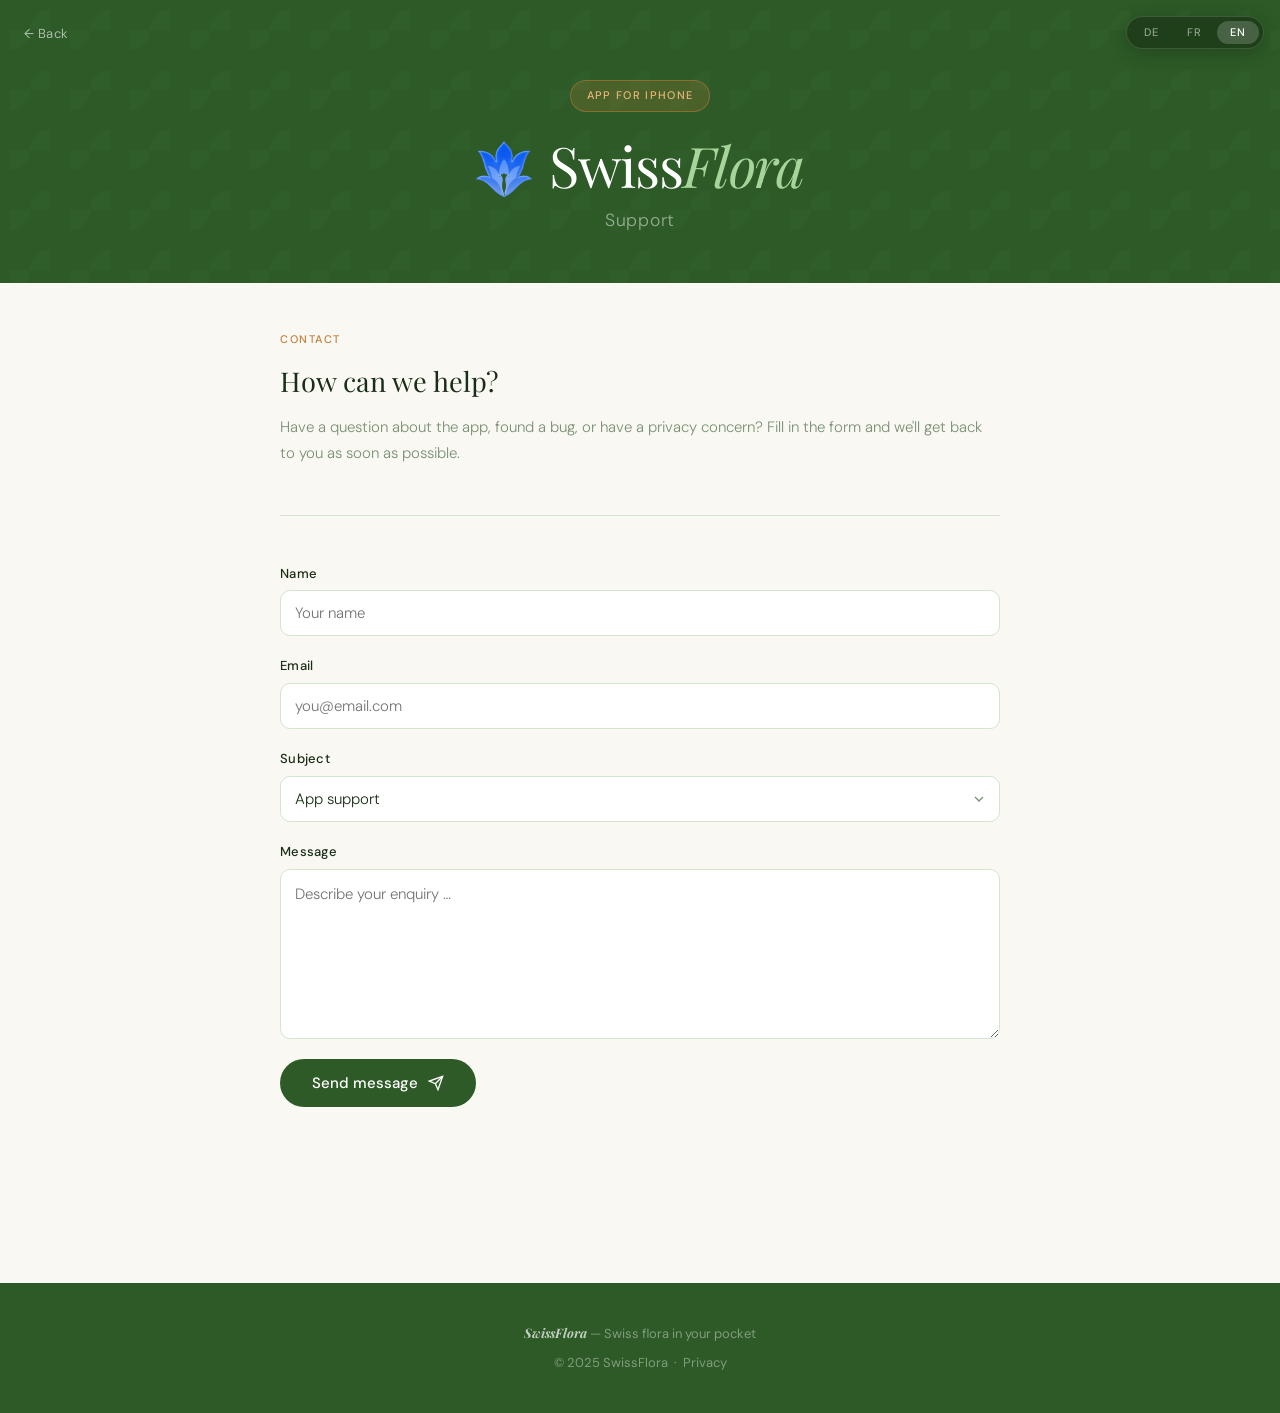
<file: support.html>
<!DOCTYPE html>
<html lang="de">
<head>
  <meta charset="UTF-8">
  <meta name="viewport" content="width=device-width, initial-scale=1.0">
  <title>SwissFlora — Support</title>
  <link rel="preconnect" href="https://fonts.googleapis.com">
  <link rel="preconnect" href="https://fonts.gstatic.com" crossorigin>
  <link href="https://fonts.googleapis.com/css2?family=Playfair+Display:ital,wght@0,400;0,600;1,400&family=DM+Sans:wght@300;400;500&display=swap" rel="stylesheet">
  <link rel="stylesheet" href="style.css">
</head>
<body>

  <!-- ── Language Switcher ── -->
  <div class="lang-switcher" role="navigation" aria-label="Language / Langue / Sprache">
    <button class="lang-btn" data-lang="de" onclick="setLanguage('de')">DE</button>
    <button class="lang-btn" data-lang="fr" onclick="setLanguage('fr')">FR</button>
    <button class="lang-btn" data-lang="en" onclick="setLanguage('en')">EN</button>
  </div>

  <!-- ── Page Header ── -->
  <header class="policy-header">
    <a href="index.html" class="policy-back" data-i18n="back">← Zurück</a>
    <div class="policy-header-inner">
      <div class="badge" data-i18n="badge">App für iPhone</div>
      <div class="hero-title">
        <img src="logo.png" alt="SwissFlora Logo" class="site-logo site-logo--sm">
        <h1>Swiss<em>Flora</em></h1>
      </div>
      <p class="policy-subtitle" data-i18n="subtitle">Support</p>
    </div>
  </header>

  <!-- ── Content ── -->
  <main class="policy-main">
    <div class="policy-content">

      <!-- Intro -->
      <section class="policy-section">
        <div class="section-label" data-i18n="s1-label">Kontakt</div>
        <h2 data-i18n="s1-h2">Wie können wir helfen?</h2>
        <p data-i18n="s1-p">Hast du eine Frage zur App, einen Fehler entdeckt oder ein Anliegen zum Datenschutz? Fülle das Formular aus — wir melden uns so schnell wie möglich.</p>
      </section>

      <!-- Contact Form -->
      <section class="policy-section">
        <form class="contact-form" id="contactForm">

          <div class="form-row">
            <label for="name" data-i18n="field-name">Name</label>
            <input type="text" id="name" name="name" autocomplete="name" data-i18n-placeholder="placeholder-name" placeholder="Dein Name">
          </div>

          <div class="form-row">
            <label for="email" data-i18n="field-email">E-Mail</label>
            <input type="email" id="email" name="email" required autocomplete="email" data-i18n-placeholder="placeholder-email" placeholder="deine@email.com">
          </div>

          <div class="form-row">
            <label for="subject" data-i18n="field-subject">Betreff</label>
            <select id="subject" name="subject">
              <option value="support" data-i18n="opt-support">App-Support</option>
              <option value="privacy" data-i18n="opt-privacy">Datenschutz</option>
              <option value="feedback" data-i18n="opt-feedback">Feedback</option>
              <option value="other" data-i18n="opt-other">Sonstiges</option>
            </select>
          </div>

          <div class="form-row">
            <label for="message" data-i18n="field-message">Nachricht</label>
            <textarea id="message" name="message" rows="6" required data-i18n-placeholder="placeholder-message" placeholder="Beschreibe dein Anliegen..."></textarea>
          </div>

          <button type="submit" class="form-submit">
            <span data-i18n="btn-submit">Nachricht senden</span>
            <svg viewBox="0 0 24 24" aria-hidden="true"><line x1="22" y1="2" x2="11" y2="13"/><polygon points="22 2 15 22 11 13 2 9 22 2"/></svg>
          </button>

        </form>
      </section>

    </div>
  </main>

  <!-- ── Footer ── -->
  <footer>
    <p><strong>SwissFlora</strong> — <span data-i18n="footer-tagline">Die Schweizer Flora in deiner Tasche</span></p>
    <p>© 2025 SwissFlora &nbsp;·&nbsp; <a href="privacy.html" data-i18n="footer-privacy">Datenschutz</a></p>
  </footer>

  <!-- ── i18n + form ── -->
  <script>
    const translations = {
      de: {
        'badge':    'App für iPhone',
        'back':     '← Zurück',
        'subtitle': 'Support',

        's1-label': 'Kontakt',
        's1-h2':    'Wie können wir helfen?',
        's1-p':     'Hast du eine Frage zur App, einen Fehler entdeckt oder ein Anliegen zum Datenschutz? Fülle das Formular aus — wir melden uns so schnell wie möglich.',

        'field-name':    'Name',
        'field-email':   'E-Mail',
        'field-subject': 'Betreff',
        'field-message': 'Nachricht',

        'placeholder-name':    'Dein Name',
        'placeholder-email':   'deine@email.com',
        'placeholder-message': 'Beschreibe dein Anliegen …',

        'opt-support':  'App-Support',
        'opt-privacy':  'Datenschutz',
        'opt-feedback': 'Feedback',
        'opt-other':    'Sonstiges',

        'btn-submit': 'Nachricht senden',

        'footer-tagline': 'Die Schweizer Flora in deiner Tasche',
        'footer-privacy': 'Datenschutz',
      },

      fr: {
        'badge':    'App pour iPhone',
        'back':     '← Retour',
        'subtitle': 'Support',

        's1-label': 'Contact',
        's1-h2':    'Comment pouvons-nous vous aider ?',
        's1-p':     "Vous avez une question sur l'application, découvert un bug ou une question de confidentialité ? Remplissez le formulaire — nous vous répondrons dans les plus brefs délais.",

        'field-name':    'Nom',
        'field-email':   'E-mail',
        'field-subject': 'Sujet',
        'field-message': 'Message',

        'placeholder-name':    'Votre nom',
        'placeholder-email':   'votre@email.com',
        'placeholder-message': 'Décrivez votre demande …',

        'opt-support':  'Support application',
        'opt-privacy':  'Confidentialité',
        'opt-feedback': 'Retour d\'expérience',
        'opt-other':    'Autre',

        'btn-submit': 'Envoyer le message',

        'footer-tagline': 'La flore suisse dans votre poche',
        'footer-privacy': 'Confidentialité',
      },

      en: {
        'badge':    'App for iPhone',
        'back':     '← Back',
        'subtitle': 'Support',

        's1-label': 'Contact',
        's1-h2':    'How can we help?',
        's1-p':     'Have a question about the app, found a bug, or have a privacy concern? Fill in the form and we\'ll get back to you as soon as possible.',

        'field-name':    'Name',
        'field-email':   'Email',
        'field-subject': 'Subject',
        'field-message': 'Message',

        'placeholder-name':    'Your name',
        'placeholder-email':   'you@email.com',
        'placeholder-message': 'Describe your enquiry …',

        'opt-support':  'App support',
        'opt-privacy':  'Privacy',
        'opt-feedback': 'Feedback',
        'opt-other':    'Other',

        'btn-submit': 'Send message',

        'footer-tagline': 'Swiss flora in your pocket',
        'footer-privacy': 'Privacy',
      }
    };

    const pageTitles = {
      de: 'SwissFlora — Support',
      fr: 'SwissFlora — Support',
      en: 'SwissFlora — Support',
    };

    function setLanguage(lang) {
      const t = translations[lang];
      if (!t) return;

      document.querySelectorAll('[data-i18n]').forEach(el => {
        const key = el.getAttribute('data-i18n');
        if (t[key] !== undefined) el.textContent = t[key];
      });

      document.querySelectorAll('[data-i18n-placeholder]').forEach(el => {
        const key = el.getAttribute('data-i18n-placeholder');
        if (t[key] !== undefined) el.placeholder = t[key];
      });

      document.title = pageTitles[lang] || pageTitles.de;
      document.documentElement.lang = lang;

      document.querySelectorAll('.lang-btn').forEach(btn => {
        btn.classList.toggle('active', btn.dataset.lang === lang);
        btn.setAttribute('aria-pressed', btn.dataset.lang === lang ? 'true' : 'false');
      });

      try { localStorage.setItem('sf-lang', lang); } catch (_) {}
    }

    // Form submission via mailto
    document.getElementById('contactForm').addEventListener('submit', function (e) {
      e.preventDefault();
      const name    = document.getElementById('name').value.trim();
      const email   = document.getElementById('email').value.trim();
      const subject = document.getElementById('subject');
      const subjectText = subject.options[subject.selectedIndex].text;
      const message = document.getElementById('message').value.trim();

      const body = [
        name    ? 'Name: ' + name    : '',
        email   ? 'Email: ' + email  : '',
        '',
        message
      ].filter(Boolean).join('\n');

      window.location.href =
        'mailto:thomas@kausch.li'
        + '?subject=' + encodeURIComponent('[SwissFlora] ' + subjectText)
        + '&body='    + encodeURIComponent(body);
    });

    (function () {
      let saved;
      try { saved = localStorage.getItem('sf-lang'); } catch (_) {}
      const browserLang = (navigator.language || 'de').slice(0, 2).toLowerCase();
      const valid = ['de', 'fr', 'en'];
      const lang = valid.includes(saved) ? saved
                 : valid.includes(browserLang) ? browserLang
                 : 'de';
      setLanguage(lang);
    })();
  </script>

</body>
</html>
</file>
<file: style.css>
/* SwissFlora — Landing Page Styles */

*, *::before, *::after {
  margin: 0;
  padding: 0;
  box-sizing: border-box;
}

:root {
  --green-dark: #2d5a27;
  --green-mid: #4a7c3f;
  --green-light: #7aab6d;
  --green-pale: #e8f2e5;
  --cream: #faf8f3;
  --warm-white: #ffffff;
  --text-dark: #1a2e17;
  --text-mid: #3d5c38;
  --text-muted: #7a9175;
  --accent: #c17f3a;
  --border: #d4e4cf;
}

body {
  font-family: 'DM Sans', sans-serif;
  background: var(--cream);
  color: var(--text-dark);
  line-height: 1.6;
}

/* ── Language Switcher ── */

.lang-switcher {
  position: fixed;
  top: 1rem;
  right: 1rem;
  z-index: 200;
  display: flex;
  background: rgba(30, 60, 26, 0.88);
  backdrop-filter: blur(10px);
  -webkit-backdrop-filter: blur(10px);
  border-radius: 100px;
  padding: 4px;
  gap: 2px;
  border: 1px solid rgba(255, 255, 255, 0.14);
  box-shadow: 0 4px 20px rgba(0, 0, 0, 0.22);
}

.lang-btn {
  background: transparent;
  border: none;
  color: rgba(255, 255, 255, 0.5);
  font-size: 11px;
  font-weight: 500;
  padding: 6px 13px;
  border-radius: 100px;
  cursor: pointer;
  font-family: 'DM Sans', sans-serif;
  letter-spacing: 0.09em;
  text-transform: uppercase;
  transition: background 0.15s ease, color 0.15s ease;
  line-height: 1;
}

.lang-btn.active {
  background: rgba(255, 255, 255, 0.18);
  color: #fff;
}

.lang-btn:hover {
  color: #fff;
}

/* ── Hero ── */

.hero {
  min-height: 100vh;
  background: var(--green-dark);
  position: relative;
  display: flex;
  flex-direction: column;
  align-items: center;
  justify-content: center;
  text-align: center;
  padding: 4rem 2rem;
  overflow: hidden;
}

.hero::before {
  content: '';
  position: absolute;
  inset: 0;
  background-image: url("data:image/svg+xml,%3Csvg width='60' height='60' viewBox='0 0 60 60' xmlns='http://www.w3.org/2000/svg'%3E%3Cg fill='none' fill-rule='evenodd'%3E%3Cg fill='%234a7c3f' fill-opacity='0.3'%3E%3Cpath d='M30 30c0-11 9-20 20-20v20H30z'/%3E%3Cpath d='M30 30c0 11-9 20-20 20V30h20z'/%3E%3C/g%3E%3C/g%3E%3C/svg%3E");
  opacity: 0.4;
}

.badge {
  display: inline-block;
  background: rgba(193, 127, 58, 0.2);
  border: 1px solid rgba(193, 127, 58, 0.5);
  color: #e8b878;
  font-size: 11px;
  letter-spacing: 0.12em;
  text-transform: uppercase;
  padding: 6px 16px;
  border-radius: 100px;
  margin-bottom: 2rem;
  font-family: 'DM Sans', sans-serif;
  font-weight: 500;
  position: relative;
}

.hero-title {
  display: flex;
  align-items: center;
  justify-content: center;
  gap: 1.1rem;
  position: relative;
}

.site-logo {
  width: 80px;
  height: 80px;
  flex-shrink: 0;
}

.site-logo--sm {
  width: 56px;
  height: 56px;
}

.hero h1 {
  font-family: 'Playfair Display', serif;
  font-size: clamp(3rem, 8vw, 6rem);
  font-weight: 400;
  color: #ffffff;
  line-height: 1.05;
  margin-bottom: 0.5rem;
  position: relative;
  letter-spacing: -0.02em;
}

.hero h1 em {
  font-style: italic;
  color: #a8d49b;
}

.hero-sub {
  font-size: clamp(1rem, 2.5vw, 1.2rem);
  color: rgba(255, 255, 255, 0.65);
  max-width: 520px;
  margin: 1.5rem auto 3rem;
  position: relative;
  font-weight: 300;
  line-height: 1.7;
}

.cta-group {
  display: flex;
  gap: 16px;
  justify-content: center;
  flex-wrap: wrap;
  position: relative;
}

.cta-primary {
  background: var(--accent);
  color: #fff;
  padding: 14px 32px;
  border-radius: 100px;
  font-size: 15px;
  font-weight: 500;
  text-decoration: none;
  transition: transform 0.2s, background 0.2s;
  font-family: 'DM Sans', sans-serif;
}

.cta-primary:hover {
  background: #a86a28;
  transform: translateY(-1px);
}

.cta-secondary {
  background: transparent;
  color: rgba(255, 255, 255, 0.8);
  padding: 14px 32px;
  border-radius: 100px;
  font-size: 15px;
  font-weight: 400;
  text-decoration: none;
  border: 1px solid rgba(255, 255, 255, 0.25);
  transition: border-color 0.2s, color 0.2s;
  font-family: 'DM Sans', sans-serif;
}

.cta-secondary:hover {
  border-color: rgba(255, 255, 255, 0.6);
  color: #fff;
}

.scroll-hint {
  position: absolute;
  bottom: 2rem;
  left: 50%;
  transform: translateX(-50%);
  color: rgba(255, 255, 255, 0.4);
  font-size: 12px;
  letter-spacing: 0.08em;
  text-transform: uppercase;
}

/* ── Stats ── */

.stats {
  background: var(--warm-white);
  padding: 3rem 2rem;
  border-bottom: 1px solid var(--border);
}

.stats-inner {
  max-width: 800px;
  margin: 0 auto;
  display: grid;
  grid-template-columns: repeat(3, 1fr);
  gap: 2rem;
  text-align: center;
}

.stat-num {
  font-family: 'Playfair Display', serif;
  font-size: 2.8rem;
  color: var(--green-dark);
  font-weight: 600;
  line-height: 1;
}

.stat-label {
  font-size: 13px;
  color: var(--text-muted);
  margin-top: 6px;
  font-weight: 400;
  letter-spacing: 0.02em;
}

/* ── Sections ── */

.section {
  padding: 5rem 2rem;
}

.section-inner {
  max-width: 860px;
  margin: 0 auto;
}

.section-label {
  font-size: 11px;
  letter-spacing: 0.14em;
  text-transform: uppercase;
  color: var(--accent);
  font-weight: 500;
  margin-bottom: 1rem;
}

.section h2 {
  font-family: 'Playfair Display', serif;
  font-size: clamp(1.8rem, 4vw, 2.8rem);
  font-weight: 400;
  color: var(--text-dark);
  margin-bottom: 1.5rem;
  line-height: 1.2;
}

/* ── Feature Cards ── */

.features-grid {
  display: grid;
  grid-template-columns: repeat(auto-fit, minmax(240px, 1fr));
  gap: 1.5rem;
  margin-top: 3rem;
}

.feature-card {
  background: var(--warm-white);
  border: 1px solid var(--border);
  border-radius: 16px;
  padding: 2rem 1.75rem;
  position: relative;
  overflow: hidden;
}

.feature-card::before {
  content: '';
  position: absolute;
  top: 0;
  left: 0;
  right: 0;
  height: 3px;
  background: linear-gradient(90deg, var(--green-mid), var(--green-light));
}

.feature-icon {
  width: 44px;
  height: 44px;
  background: var(--green-pale);
  border-radius: 12px;
  display: flex;
  align-items: center;
  justify-content: center;
  margin-bottom: 1.25rem;
}

.feature-icon svg {
  width: 22px;
  height: 22px;
  stroke: var(--green-dark);
  fill: none;
  stroke-width: 1.8;
}

.feature-card h3 {
  font-family: 'Playfair Display', serif;
  font-size: 1.15rem;
  color: var(--text-dark);
  margin-bottom: 0.6rem;
  font-weight: 600;
}

.feature-card p {
  font-size: 14px;
  color: var(--text-muted);
  line-height: 1.65;
  font-weight: 300;
}

/* ── Illustrations Section ── */

.illus-section {
  background: var(--green-dark);
  padding: 5rem 2rem;
}

.illus-inner {
  max-width: 860px;
  margin: 0 auto;
  display: grid;
  grid-template-columns: 1fr 1fr;
  gap: 4rem;
  align-items: center;
}

.illus-text .section-label {
  color: #a8d49b;
}

.illus-text h2 {
  font-family: 'Playfair Display', serif;
  font-size: clamp(1.8rem, 3.5vw, 2.4rem);
  color: #fff;
  margin-bottom: 1rem;
  font-weight: 400;
  line-height: 1.2;
}

.illus-text p {
  color: rgba(255, 255, 255, 0.65);
  font-size: 15px;
  line-height: 1.7;
  font-weight: 300;
}

/* ── Audience ── */

.audience {
  padding: 5rem 2rem;
  background: var(--warm-white);
}

.audience-inner {
  max-width: 860px;
  margin: 0 auto;
}

.audience h2 {
  font-family: 'Playfair Display', serif;
  font-size: clamp(1.8rem, 3.5vw, 2.4rem);
  font-weight: 400;
  margin-bottom: 0.5rem;
  line-height: 1.2;
}

.audience-grid {
  display: flex;
  flex-wrap: wrap;
  gap: 12px;
  margin-top: 2rem;
}

.audience-pill {
  display: flex;
  align-items: center;
  gap: 8px;
  background: var(--green-pale);
  border: 1px solid var(--border);
  border-radius: 100px;
  padding: 10px 20px;
  font-size: 14px;
  color: var(--text-mid);
  font-weight: 400;
}

.audience-pill svg {
  width: 16px;
  height: 16px;
  stroke: var(--green-mid);
  fill: none;
  stroke-width: 2;
  flex-shrink: 0;
}

/* ── Sources ── */

.sources {
  background: var(--cream);
  padding: 4rem 2rem;
  border-top: 1px solid var(--border);
}

.sources-inner {
  max-width: 860px;
  margin: 0 auto;
}

.sources h2 {
  font-family: 'Playfair Display', serif;
  font-size: clamp(1.5rem, 3vw, 2rem);
  font-weight: 400;
  margin-bottom: 0.25rem;
}

.sources-grid {
  display: flex;
  gap: 2rem;
  margin-top: 2rem;
  flex-wrap: wrap;
}

.source-item {
  display: flex;
  align-items: center;
  gap: 12px;
  background: var(--warm-white);
  border: 1px solid var(--border);
  border-radius: 12px;
  padding: 1rem 1.5rem;
  flex: 1;
  min-width: 200px;
}

.source-dot {
  width: 10px;
  height: 10px;
  border-radius: 50%;
  background: var(--green-mid);
  flex-shrink: 0;
}

.source-name {
  font-size: 14px;
  font-weight: 500;
  color: var(--text-dark);
}

.source-desc {
  font-size: 12px;
  color: var(--text-muted);
  margin-top: 2px;
}

/* ── Privacy Banner ── */

.privacy-banner {
  background: var(--green-pale);
  border-top: 1px solid var(--border);
  padding: 3rem 2rem;
  text-align: center;
}

.privacy-inner {
  max-width: 600px;
  margin: 0 auto;
}

.privacy-icon {
  width: 48px;
  height: 48px;
  background: var(--green-mid);
  border-radius: 50%;
  display: flex;
  align-items: center;
  justify-content: center;
  margin: 0 auto 1rem;
}

.privacy-icon svg {
  width: 22px;
  height: 22px;
  stroke: #fff;
  fill: none;
  stroke-width: 2;
}

.privacy-banner h3 {
  font-family: 'Playfair Display', serif;
  font-size: 1.4rem;
  color: var(--text-dark);
  margin-bottom: 0.75rem;
}

.privacy-banner p {
  font-size: 14px;
  color: var(--text-muted);
  line-height: 1.7;
  font-weight: 300;
}

/* ── Footer ── */

footer {
  background: var(--green-dark);
  padding: 2.5rem 2rem;
  text-align: center;
}

footer p {
  color: rgba(255, 255, 255, 0.4);
  font-size: 13px;
}

footer p + p {
  margin-top: 8px;
}

footer strong {
  color: rgba(255, 255, 255, 0.7);
  font-family: 'Playfair Display', serif;
  font-style: italic;
}

/* ── Screenshots Section ── */

.screenshots-section {
  background: var(--cream);
  padding: 5rem 2rem;
  border-top: 1px solid var(--border);
}

.screenshots-grid {
  display: flex;
  justify-content: center;
  align-items: flex-end;
  gap: 2rem;
  margin-top: 3rem;
}

.screenshot-item {
  display: flex;
  flex-direction: column;
  align-items: center;
  gap: 1rem;
}

.phone-frame {
  border-radius: 40px;
  overflow: hidden;
  box-shadow: 0 20px 60px rgba(45, 90, 39, 0.18), 0 4px 16px rgba(45, 90, 39, 0.12);
  border: 2px solid rgba(45, 90, 39, 0.12);
  width: 180px;
  transition: transform 0.3s ease;
}

.phone-frame:hover {
  transform: translateY(-6px);
}

.phone-frame img {
  display: block;
  width: 100%;
  height: auto;
}

.screenshot-featured .phone-frame {
  width: 220px;
  box-shadow: 0 28px 80px rgba(45, 90, 39, 0.25), 0 6px 24px rgba(45, 90, 39, 0.15);
}

.screenshot-caption {
  font-size: 13px;
  color: var(--text-muted);
  text-align: center;
  line-height: 1.5;
  font-weight: 400;
}

/* ── Illustration Phones ── */

.illus-screens {
  position: relative;
  height: 420px;
  display: flex;
  align-items: center;
  justify-content: center;
}

.illus-phone {
  position: absolute;
  border-radius: 32px;
  overflow: hidden;
  border: 2px solid rgba(255, 255, 255, 0.15);
}

.illus-phone img {
  display: block;
  width: 100%;
  height: auto;
}

.illus-phone-back {
  width: 160px;
  top: 20px;
  right: 0;
  opacity: 0.75;
  transform: rotate(6deg);
  box-shadow: 0 12px 40px rgba(0, 0, 0, 0.35);
}

.illus-phone-front {
  width: 190px;
  bottom: 0;
  left: 0;
  transform: rotate(-4deg);
  box-shadow: 0 20px 60px rgba(0, 0, 0, 0.45);
}

/* ── Privacy Policy Page ── */

.policy-header {
  background: var(--green-dark);
  padding: 5rem 2rem 3rem;
  text-align: center;
  position: relative;
}

.policy-header::before {
  content: '';
  position: absolute;
  inset: 0;
  background-image: url("data:image/svg+xml,%3Csvg width='60' height='60' viewBox='0 0 60 60' xmlns='http://www.w3.org/2000/svg'%3E%3Cg fill='none' fill-rule='evenodd'%3E%3Cg fill='%234a7c3f' fill-opacity='0.3'%3E%3Cpath d='M30 30c0-11 9-20 20-20v20H30z'/%3E%3Cpath d='M30 30c0 11-9 20-20 20V30h20z'/%3E%3C/g%3E%3C/g%3E%3C/svg%3E");
  opacity: 0.4;
}

.policy-back {
  position: absolute;
  top: 1.5rem;
  left: 1.5rem;
  color: rgba(255, 255, 255, 0.6);
  text-decoration: none;
  font-size: 13px;
  font-weight: 400;
  letter-spacing: 0.03em;
  transition: color 0.15s;
  z-index: 10;
}

.policy-back:hover {
  color: #fff;
}

.policy-header-inner {
  position: relative;
}

.policy-header h1 {
  font-family: 'Playfair Display', serif;
  font-size: clamp(2.2rem, 5vw, 3.5rem);
  font-weight: 400;
  color: #ffffff;
  line-height: 1.05;
  margin-bottom: 0.5rem;
  letter-spacing: -0.02em;
}

.policy-header h1 em {
  font-style: italic;
  color: #a8d49b;
}

.policy-header .badge {
  margin-bottom: 1.5rem;
}

.policy-subtitle {
  font-size: clamp(1rem, 2vw, 1.1rem);
  color: rgba(255, 255, 255, 0.5);
  font-weight: 300;
  margin-top: 0.25rem;
  letter-spacing: 0.04em;
}

.policy-main {
  background: var(--cream);
  padding: 3rem 2rem 5rem;
}

.policy-content {
  max-width: 720px;
  margin: 0 auto;
}

.policy-intro {
  font-size: 12px;
  color: var(--text-muted);
  letter-spacing: 0.04em;
  margin-bottom: 3rem;
  text-transform: uppercase;
}

.policy-section {
  margin-bottom: 3rem;
  padding-bottom: 3rem;
  border-bottom: 1px solid var(--border);
}

.policy-section:last-child {
  border-bottom: none;
}

.policy-section h2 {
  font-family: 'Playfair Display', serif;
  font-size: clamp(1.3rem, 3vw, 1.7rem);
  font-weight: 400;
  color: var(--text-dark);
  margin-bottom: 1rem;
  line-height: 1.25;
}

.policy-section p {
  font-size: 15px;
  color: var(--text-muted);
  line-height: 1.75;
  font-weight: 300;
  margin-bottom: 0.75rem;
}

.policy-section p:last-child {
  margin-bottom: 0;
}

.policy-section p strong {
  color: var(--text-dark);
  font-weight: 500;
}

.policy-section p a,
.policy-section ul a {
  color: var(--green-mid);
  text-decoration: none;
}

.policy-section p a:hover,
.policy-section ul a:hover {
  text-decoration: underline;
}

.policy-section ul {
  list-style: none;
  padding: 0;
  margin: 0.75rem 0;
}

.policy-section ul li {
  font-size: 15px;
  color: var(--text-muted);
  line-height: 1.65;
  font-weight: 300;
  padding: 0.35rem 0 0.35rem 1.4rem;
  position: relative;
}

.policy-section ul li::before {
  content: '·';
  position: absolute;
  left: 0.4rem;
  color: var(--green-mid);
  font-weight: 700;
}

/* Summary boxes */
.policy-summary {
  display: flex;
  flex-direction: column;
  gap: 10px;
  margin-top: 1rem;
}

.summary-item {
  display: flex;
  align-items: flex-start;
  gap: 12px;
  padding: 14px 16px;
  border-radius: 10px;
  font-size: 14px;
  line-height: 1.6;
  font-weight: 400;
}

.summary-item svg {
  width: 18px;
  height: 18px;
  flex-shrink: 0;
  margin-top: 2px;
  stroke-width: 2.2;
  fill: none;
}

.summary-green {
  background: var(--green-pale);
  border: 1px solid var(--border);
  color: var(--text-mid);
}

.summary-green svg {
  stroke: var(--green-mid);
}

.summary-amber {
  background: #fdf6ed;
  border: 1px solid #e8d5b0;
  color: #7a5a2a;
}

.summary-amber svg {
  stroke: var(--accent);
}

/* Permission card */
.permission-card {
  display: flex;
  align-items: flex-start;
  gap: 1rem;
  background: var(--warm-white);
  border: 1px solid var(--border);
  border-radius: 12px;
  padding: 1.25rem 1.5rem;
  margin-top: 1rem;
}

.permission-icon {
  width: 40px;
  height: 40px;
  background: var(--green-pale);
  border-radius: 10px;
  display: flex;
  align-items: center;
  justify-content: center;
  flex-shrink: 0;
}

.permission-icon svg {
  width: 20px;
  height: 20px;
  stroke: var(--green-dark);
  fill: none;
  stroke-width: 1.8;
}

.permission-card strong {
  display: block;
  font-size: 14px;
  font-weight: 500;
  color: var(--text-dark);
  margin-bottom: 0.4rem;
}

.permission-card p {
  font-size: 13px;
  color: var(--text-muted);
  line-height: 1.65;
  font-weight: 300;
  margin: 0 !important;
}

/* Contact card */
.contact-card {
  display: flex;
  flex-direction: column;
  gap: 4px;
  background: var(--warm-white);
  border: 1px solid var(--border);
  border-radius: 12px;
  padding: 1.25rem 1.5rem;
  margin-top: 1rem;
  font-size: 14px;
}

.contact-card strong {
  color: var(--text-dark);
  font-weight: 500;
}

.contact-card a {
  color: var(--green-mid);
  text-decoration: none;
}

.contact-card a:hover {
  text-decoration: underline;
}

footer a {
  color: rgba(255, 255, 255, 0.4);
  text-decoration: none;
}

footer a:hover {
  color: rgba(255, 255, 255, 0.7);
}

.support-link-btn {
  display: inline-flex;
  align-items: center;
  gap: 10px;
  background: var(--green-dark);
  color: #fff;
  text-decoration: none;
  border-radius: 100px;
  padding: 13px 28px;
  font-size: 15px;
  font-weight: 500;
  margin-top: 0.5rem;
  transition: background 0.2s, transform 0.15s;
}

.support-link-btn:hover {
  background: var(--green-mid);
  transform: translateY(-1px);
}

.support-link-btn svg {
  width: 17px;
  height: 17px;
  stroke: #fff;
  fill: none;
  stroke-width: 2;
  flex-shrink: 0;
}

/* ── Contact Form ── */

.contact-form {
  display: flex;
  flex-direction: column;
  gap: 1.25rem;
}

.form-row {
  display: flex;
  flex-direction: column;
  gap: 6px;
}

.form-row label {
  font-size: 13px;
  font-weight: 500;
  color: var(--text-dark);
  letter-spacing: 0.02em;
}

.form-row input,
.form-row select,
.form-row textarea {
  font-family: 'DM Sans', sans-serif;
  font-size: 15px;
  font-weight: 300;
  color: var(--text-dark);
  background: var(--warm-white);
  border: 1px solid var(--border);
  border-radius: 10px;
  padding: 12px 14px;
  width: 100%;
  outline: none;
  transition: border-color 0.15s, box-shadow 0.15s;
  appearance: none;
  -webkit-appearance: none;
}

.form-row select {
  background-image: url("data:image/svg+xml,%3Csvg xmlns='http://www.w3.org/2000/svg' width='16' height='16' viewBox='0 0 24 24' fill='none' stroke='%237a9175' stroke-width='2'%3E%3Cpolyline points='6 9 12 15 18 9'/%3E%3C/svg%3E");
  background-repeat: no-repeat;
  background-position: right 12px center;
  padding-right: 36px;
}

.form-row input:focus,
.form-row select:focus,
.form-row textarea:focus {
  border-color: var(--green-mid);
  box-shadow: 0 0 0 3px rgba(74, 124, 63, 0.12);
}

.form-row textarea {
  resize: vertical;
  min-height: 140px;
  line-height: 1.6;
}

.form-submit {
  display: inline-flex;
  align-items: center;
  justify-content: center;
  gap: 10px;
  background: var(--green-dark);
  color: #fff;
  border: none;
  border-radius: 100px;
  padding: 14px 32px;
  font-family: 'DM Sans', sans-serif;
  font-size: 15px;
  font-weight: 500;
  cursor: pointer;
  align-self: flex-start;
  transition: background 0.2s, transform 0.15s;
}

.form-submit:hover {
  background: var(--green-mid);
  transform: translateY(-1px);
}

.form-submit svg {
  width: 16px;
  height: 16px;
  stroke: #fff;
  fill: none;
  stroke-width: 2;
}

/* ── Responsive ── */

@media (max-width: 600px) {
  .stats-inner {
    grid-template-columns: 1fr;
  }

  .illus-inner {
    grid-template-columns: 1fr;
  }

  .illus-screens {
    display: none;
  }

  .screenshots-grid {
    flex-direction: column;
    align-items: center;
  }

  .screenshot-featured .phone-frame,
  .phone-frame {
    width: 200px;
  }

  .lang-switcher {
    top: 0.75rem;
    right: 0.75rem;
  }

  .lang-btn {
    padding: 5px 10px;
    font-size: 10px;
  }
}
</file>
